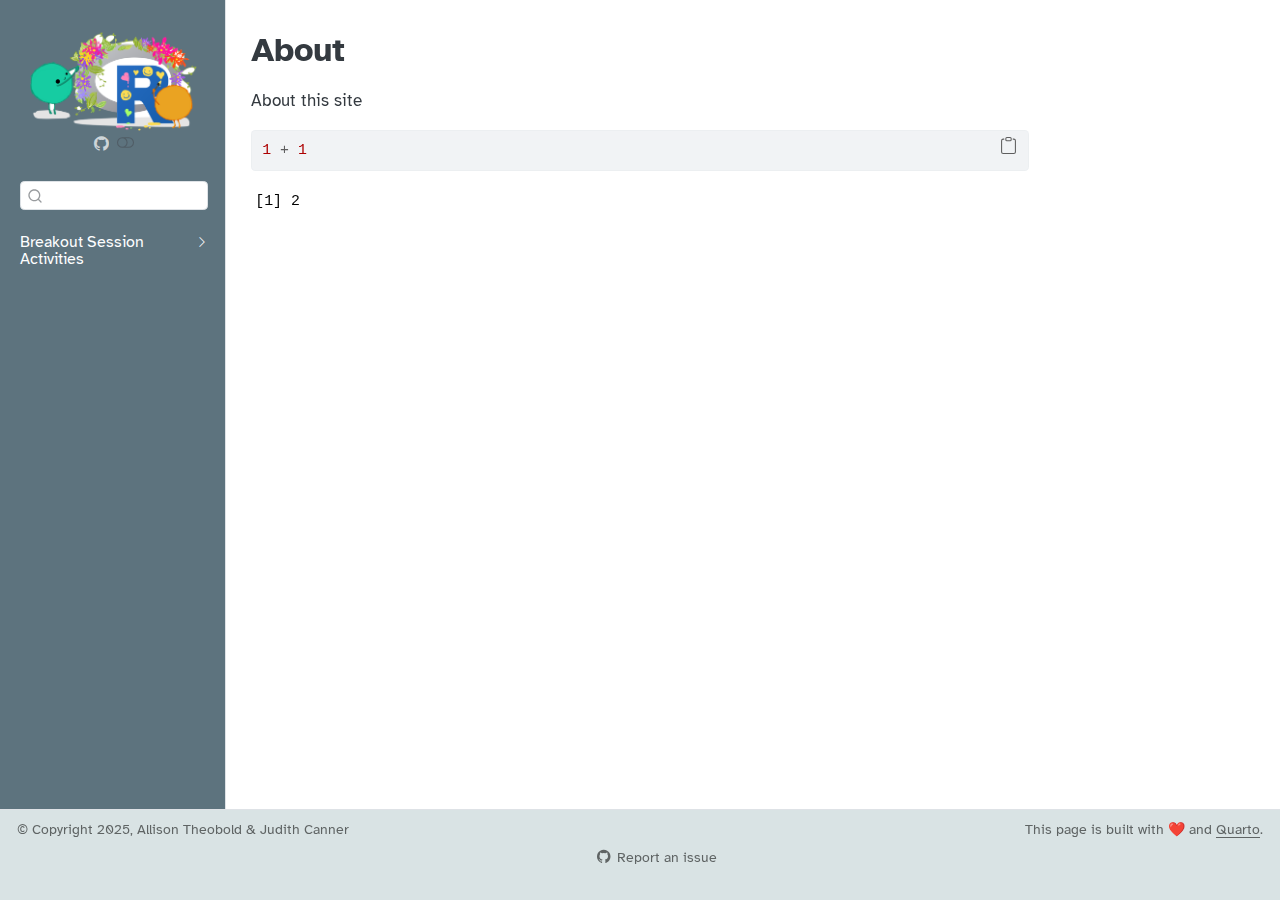
<file: docs/about.html>
<!DOCTYPE html>
<html xmlns="http://www.w3.org/1999/xhtml" lang="en" xml:lang="en"><head>

<meta charset="utf-8">
<meta name="generator" content="quarto-1.5.57">

<meta name="viewport" content="width=device-width, initial-scale=1.0, user-scalable=yes">


<title>About – Introduction to Statistical Computing in R</title>
<style>
code{white-space: pre-wrap;}
span.smallcaps{font-variant: small-caps;}
div.columns{display: flex; gap: min(4vw, 1.5em);}
div.column{flex: auto; overflow-x: auto;}
div.hanging-indent{margin-left: 1.5em; text-indent: -1.5em;}
ul.task-list{list-style: none;}
ul.task-list li input[type="checkbox"] {
  width: 0.8em;
  margin: 0 0.8em 0.2em -1em; /* quarto-specific, see https://github.com/quarto-dev/quarto-cli/issues/4556 */ 
  vertical-align: middle;
}
/* CSS for syntax highlighting */
pre > code.sourceCode { white-space: pre; position: relative; }
pre > code.sourceCode > span { line-height: 1.25; }
pre > code.sourceCode > span:empty { height: 1.2em; }
.sourceCode { overflow: visible; }
code.sourceCode > span { color: inherit; text-decoration: inherit; }
div.sourceCode { margin: 1em 0; }
pre.sourceCode { margin: 0; }
@media screen {
div.sourceCode { overflow: auto; }
}
@media print {
pre > code.sourceCode { white-space: pre-wrap; }
pre > code.sourceCode > span { display: inline-block; text-indent: -5em; padding-left: 5em; }
}
pre.numberSource code
  { counter-reset: source-line 0; }
pre.numberSource code > span
  { position: relative; left: -4em; counter-increment: source-line; }
pre.numberSource code > span > a:first-child::before
  { content: counter(source-line);
    position: relative; left: -1em; text-align: right; vertical-align: baseline;
    border: none; display: inline-block;
    -webkit-touch-callout: none; -webkit-user-select: none;
    -khtml-user-select: none; -moz-user-select: none;
    -ms-user-select: none; user-select: none;
    padding: 0 4px; width: 4em;
  }
pre.numberSource { margin-left: 3em;  padding-left: 4px; }
div.sourceCode
  {   }
@media screen {
pre > code.sourceCode > span > a:first-child::before { text-decoration: underline; }
}
</style>


<script src="site_libs/quarto-nav/quarto-nav.js"></script>
<script src="site_libs/clipboard/clipboard.min.js"></script>
<script src="site_libs/quarto-search/autocomplete.umd.js"></script>
<script src="site_libs/quarto-search/fuse.min.js"></script>
<script src="site_libs/quarto-search/quarto-search.js"></script>
<meta name="quarto:offset" content="./">
<script src="site_libs/quarto-html/quarto.js"></script>
<script src="site_libs/quarto-html/popper.min.js"></script>
<script src="site_libs/quarto-html/tippy.umd.min.js"></script>
<script src="site_libs/quarto-html/anchor.min.js"></script>
<link href="site_libs/quarto-html/tippy.css" rel="stylesheet">
<link href="site_libs/quarto-html/quarto-syntax-highlighting.css" rel="stylesheet" class="quarto-color-scheme" id="quarto-text-highlighting-styles">
<link href="site_libs/quarto-html/quarto-syntax-highlighting-dark.css" rel="prefetch" class="quarto-color-scheme quarto-color-alternate" id="quarto-text-highlighting-styles">
<script src="site_libs/bootstrap/bootstrap.min.js"></script>
<link href="site_libs/bootstrap/bootstrap-icons.css" rel="stylesheet">
<link href="site_libs/bootstrap/bootstrap.min.css" rel="stylesheet" class="quarto-color-scheme" id="quarto-bootstrap" data-mode="light">
<link href="site_libs/bootstrap/bootstrap-dark.min.css" rel="prefetch" class="quarto-color-scheme quarto-color-alternate" id="quarto-bootstrap" data-mode="dark">
<script id="quarto-search-options" type="application/json">{
  "location": "sidebar",
  "copy-button": false,
  "collapse-after": 3,
  "panel-placement": "start",
  "type": "textbox",
  "limit": 50,
  "keyboard-shortcut": [
    "f",
    "/",
    "s"
  ],
  "show-item-context": false,
  "language": {
    "search-no-results-text": "No results",
    "search-matching-documents-text": "matching documents",
    "search-copy-link-title": "Copy link to search",
    "search-hide-matches-text": "Hide additional matches",
    "search-more-match-text": "more match in this document",
    "search-more-matches-text": "more matches in this document",
    "search-clear-button-title": "Clear",
    "search-text-placeholder": "",
    "search-detached-cancel-button-title": "Cancel",
    "search-submit-button-title": "Submit",
    "search-label": "Search"
  }
}</script>


</head>

<body class="nav-sidebar docked">

<div id="quarto-search-results"></div>
  <header id="quarto-header" class="headroom fixed-top">
  <nav class="quarto-secondary-nav">
    <div class="container-fluid d-flex">
      <button type="button" class="quarto-btn-toggle btn" data-bs-toggle="collapse" role="button" data-bs-target=".quarto-sidebar-collapse-item" aria-controls="quarto-sidebar" aria-expanded="false" aria-label="Toggle sidebar navigation" onclick="if (window.quartoToggleHeadroom) { window.quartoToggleHeadroom(); }">
        <i class="bi bi-layout-text-sidebar-reverse"></i>
      </button>
        <nav class="quarto-page-breadcrumbs" aria-label="breadcrumb"><ol class="breadcrumb"><li class="breadcrumb-item">About</li></ol></nav>
        <a class="flex-grow-1" role="navigation" data-bs-toggle="collapse" data-bs-target=".quarto-sidebar-collapse-item" aria-controls="quarto-sidebar" aria-expanded="false" aria-label="Toggle sidebar navigation" onclick="if (window.quartoToggleHeadroom) { window.quartoToggleHeadroom(); }">      
        </a>
      <button type="button" class="btn quarto-search-button" aria-label="Search" onclick="window.quartoOpenSearch();">
        <i class="bi bi-search"></i>
      </button>
    </div>
  </nav>
</header>
<!-- content -->
<div id="quarto-content" class="quarto-container page-columns page-rows-contents page-layout-article">
<!-- sidebar -->
  <nav id="quarto-sidebar" class="sidebar collapse collapse-horizontal quarto-sidebar-collapse-item sidebar-navigation docked overflow-auto">
    <div class="pt-lg-2 mt-2 text-center sidebar-header">
      <a href="./index.html" class="sidebar-logo-link">
      <img src="./images/r-flowers.png" alt="" class="sidebar-logo py-0 d-lg-inline d-none">
      </a>
      <div class="sidebar-tools-main">
    <a href="https://github.com/jcanner/uscots-breakout-pair-programming" title="GitHub Repo" class="quarto-navigation-tool px-1" aria-label="GitHub Repo"><i class="bi bi-github"></i></a>
  <a href="" class="quarto-color-scheme-toggle quarto-navigation-tool  px-1" onclick="window.quartoToggleColorScheme(); return false;" title="Toggle dark mode"><i class="bi"></i></a>
</div>
      </div>
        <div class="mt-2 flex-shrink-0 align-items-center">
        <div class="sidebar-search">
        <div id="quarto-search" class="" title="Search"></div>
        </div>
        </div>
    <div class="sidebar-menu-container"> 
    <ul class="list-unstyled mt-1">
        <li class="sidebar-item sidebar-item-section">
      <div class="sidebar-item-container"> 
            <a class="sidebar-item-text sidebar-link text-start collapsed" data-bs-toggle="collapse" data-bs-target="#quarto-sidebar-section-1" role="navigation" aria-expanded="false">
 <span class="menu-text">Breakout Session Activities</span></a>
          <a class="sidebar-item-toggle text-start collapsed" data-bs-toggle="collapse" data-bs-target="#quarto-sidebar-section-1" role="navigation" aria-expanded="false" aria-label="Toggle section">
            <i class="bi bi-chevron-right ms-2"></i>
          </a> 
      </div>
      <ul id="quarto-sidebar-section-1" class="collapse list-unstyled sidebar-section depth1 ">  
          <li class="sidebar-item">
 <span class="menu-text">Overview</span>
  </li>
          <li class="sidebar-item">
  <div class="sidebar-item-container"> 
  <a href="./group-tasks/week-1/broken-circle.qmd" class="sidebar-item-text sidebar-link">
 <span class="menu-text">Broken Circles</span></a>
  </div>
</li>
          <li class="sidebar-item">
  <div class="sidebar-item-container"> 
  <a href="./group-tasks/pair-programming-norms.html" class="sidebar-item-text sidebar-link">
 <span class="menu-text">Peer Programming Protocol</span></a>
  </div>
</li>
          <li class="sidebar-item">
  <div class="sidebar-item-container"> 
  <a href="./group-tasks/week-4/pa-3-ggplot.html" class="sidebar-item-text sidebar-link">
 <span class="menu-text"><code>ggplot2</code> Peer Activity</span></a>
  </div>
</li>
      </ul>
  </li>
    </ul>
    </div>
</nav>
<div id="quarto-sidebar-glass" class="quarto-sidebar-collapse-item" data-bs-toggle="collapse" data-bs-target=".quarto-sidebar-collapse-item"></div>
<!-- margin-sidebar -->
    <div id="quarto-margin-sidebar" class="sidebar margin-sidebar zindex-bottom">
        
    </div>
<!-- main -->
<main class="content" id="quarto-document-content">

<header id="title-block-header" class="quarto-title-block default">
<div class="quarto-title">
<h1 class="title">About</h1>
</div>



<div class="quarto-title-meta">

    
  
    
  </div>
  


</header>


<p>About this site</p>
<div class="cell">
<div class="sourceCode cell-code" id="cb1"><pre class="sourceCode r code-with-copy"><code class="sourceCode r"><span id="cb1-1"><a href="#cb1-1" aria-hidden="true" tabindex="-1"></a><span class="dv">1</span> <span class="sc">+</span> <span class="dv">1</span></span></code><button title="Copy to Clipboard" class="code-copy-button"><i class="bi"></i></button></pre></div>
<div class="cell-output cell-output-stdout">
<pre><code>[1] 2</code></pre>
</div>
</div>



</main> <!-- /main -->
<script id="quarto-html-after-body" type="application/javascript">
window.document.addEventListener("DOMContentLoaded", function (event) {
  const toggleBodyColorMode = (bsSheetEl) => {
    const mode = bsSheetEl.getAttribute("data-mode");
    const bodyEl = window.document.querySelector("body");
    if (mode === "dark") {
      bodyEl.classList.add("quarto-dark");
      bodyEl.classList.remove("quarto-light");
    } else {
      bodyEl.classList.add("quarto-light");
      bodyEl.classList.remove("quarto-dark");
    }
  }
  const toggleBodyColorPrimary = () => {
    const bsSheetEl = window.document.querySelector("link#quarto-bootstrap");
    if (bsSheetEl) {
      toggleBodyColorMode(bsSheetEl);
    }
  }
  toggleBodyColorPrimary();  
  const disableStylesheet = (stylesheets) => {
    for (let i=0; i < stylesheets.length; i++) {
      const stylesheet = stylesheets[i];
      stylesheet.rel = 'prefetch';
    }
  }
  const enableStylesheet = (stylesheets) => {
    for (let i=0; i < stylesheets.length; i++) {
      const stylesheet = stylesheets[i];
      stylesheet.rel = 'stylesheet';
    }
  }
  const manageTransitions = (selector, allowTransitions) => {
    const els = window.document.querySelectorAll(selector);
    for (let i=0; i < els.length; i++) {
      const el = els[i];
      if (allowTransitions) {
        el.classList.remove('notransition');
      } else {
        el.classList.add('notransition');
      }
    }
  }
  const toggleGiscusIfUsed = (isAlternate, darkModeDefault) => {
    const baseTheme = document.querySelector('#giscus-base-theme')?.value ?? 'light';
    const alternateTheme = document.querySelector('#giscus-alt-theme')?.value ?? 'dark';
    let newTheme = '';
    if(darkModeDefault) {
      newTheme = isAlternate ? baseTheme : alternateTheme;
    } else {
      newTheme = isAlternate ? alternateTheme : baseTheme;
    }
    const changeGiscusTheme = () => {
      // From: https://github.com/giscus/giscus/issues/336
      const sendMessage = (message) => {
        const iframe = document.querySelector('iframe.giscus-frame');
        if (!iframe) return;
        iframe.contentWindow.postMessage({ giscus: message }, 'https://giscus.app');
      }
      sendMessage({
        setConfig: {
          theme: newTheme
        }
      });
    }
    const isGiscussLoaded = window.document.querySelector('iframe.giscus-frame') !== null;
    if (isGiscussLoaded) {
      changeGiscusTheme();
    }
  }
  const toggleColorMode = (alternate) => {
    // Switch the stylesheets
    const alternateStylesheets = window.document.querySelectorAll('link.quarto-color-scheme.quarto-color-alternate');
    manageTransitions('#quarto-margin-sidebar .nav-link', false);
    if (alternate) {
      enableStylesheet(alternateStylesheets);
      for (const sheetNode of alternateStylesheets) {
        if (sheetNode.id === "quarto-bootstrap") {
          toggleBodyColorMode(sheetNode);
        }
      }
    } else {
      disableStylesheet(alternateStylesheets);
      toggleBodyColorPrimary();
    }
    manageTransitions('#quarto-margin-sidebar .nav-link', true);
    // Switch the toggles
    const toggles = window.document.querySelectorAll('.quarto-color-scheme-toggle');
    for (let i=0; i < toggles.length; i++) {
      const toggle = toggles[i];
      if (toggle) {
        if (alternate) {
          toggle.classList.add("alternate");     
        } else {
          toggle.classList.remove("alternate");
        }
      }
    }
    // Hack to workaround the fact that safari doesn't
    // properly recolor the scrollbar when toggling (#1455)
    if (navigator.userAgent.indexOf('Safari') > 0 && navigator.userAgent.indexOf('Chrome') == -1) {
      manageTransitions("body", false);
      window.scrollTo(0, 1);
      setTimeout(() => {
        window.scrollTo(0, 0);
        manageTransitions("body", true);
      }, 40);  
    }
  }
  const isFileUrl = () => { 
    return window.location.protocol === 'file:';
  }
  const hasAlternateSentinel = () => {  
    let styleSentinel = getColorSchemeSentinel();
    if (styleSentinel !== null) {
      return styleSentinel === "alternate";
    } else {
      return false;
    }
  }
  const setStyleSentinel = (alternate) => {
    const value = alternate ? "alternate" : "default";
    if (!isFileUrl()) {
      window.localStorage.setItem("quarto-color-scheme", value);
    } else {
      localAlternateSentinel = value;
    }
  }
  const getColorSchemeSentinel = () => {
    if (!isFileUrl()) {
      const storageValue = window.localStorage.getItem("quarto-color-scheme");
      return storageValue != null ? storageValue : localAlternateSentinel;
    } else {
      return localAlternateSentinel;
    }
  }
  const darkModeDefault = false;
  let localAlternateSentinel = darkModeDefault ? 'alternate' : 'default';
  // Dark / light mode switch
  window.quartoToggleColorScheme = () => {
    // Read the current dark / light value 
    let toAlternate = !hasAlternateSentinel();
    toggleColorMode(toAlternate);
    setStyleSentinel(toAlternate);
    toggleGiscusIfUsed(toAlternate, darkModeDefault);
  };
  // Ensure there is a toggle, if there isn't float one in the top right
  if (window.document.querySelector('.quarto-color-scheme-toggle') === null) {
    const a = window.document.createElement('a');
    a.classList.add('top-right');
    a.classList.add('quarto-color-scheme-toggle');
    a.href = "";
    a.onclick = function() { try { window.quartoToggleColorScheme(); } catch {} return false; };
    const i = window.document.createElement("i");
    i.classList.add('bi');
    a.appendChild(i);
    window.document.body.appendChild(a);
  }
  // Switch to dark mode if need be
  if (hasAlternateSentinel()) {
    toggleColorMode(true);
  } else {
    toggleColorMode(false);
  }
  const icon = "";
  const anchorJS = new window.AnchorJS();
  anchorJS.options = {
    placement: 'right',
    icon: icon
  };
  anchorJS.add('.anchored');
  const isCodeAnnotation = (el) => {
    for (const clz of el.classList) {
      if (clz.startsWith('code-annotation-')) {                     
        return true;
      }
    }
    return false;
  }
  const onCopySuccess = function(e) {
    // button target
    const button = e.trigger;
    // don't keep focus
    button.blur();
    // flash "checked"
    button.classList.add('code-copy-button-checked');
    var currentTitle = button.getAttribute("title");
    button.setAttribute("title", "Copied!");
    let tooltip;
    if (window.bootstrap) {
      button.setAttribute("data-bs-toggle", "tooltip");
      button.setAttribute("data-bs-placement", "left");
      button.setAttribute("data-bs-title", "Copied!");
      tooltip = new bootstrap.Tooltip(button, 
        { trigger: "manual", 
          customClass: "code-copy-button-tooltip",
          offset: [0, -8]});
      tooltip.show();    
    }
    setTimeout(function() {
      if (tooltip) {
        tooltip.hide();
        button.removeAttribute("data-bs-title");
        button.removeAttribute("data-bs-toggle");
        button.removeAttribute("data-bs-placement");
      }
      button.setAttribute("title", currentTitle);
      button.classList.remove('code-copy-button-checked');
    }, 1000);
    // clear code selection
    e.clearSelection();
  }
  const getTextToCopy = function(trigger) {
      const codeEl = trigger.previousElementSibling.cloneNode(true);
      for (const childEl of codeEl.children) {
        if (isCodeAnnotation(childEl)) {
          childEl.remove();
        }
      }
      return codeEl.innerText;
  }
  const clipboard = new window.ClipboardJS('.code-copy-button:not([data-in-quarto-modal])', {
    text: getTextToCopy
  });
  clipboard.on('success', onCopySuccess);
  if (window.document.getElementById('quarto-embedded-source-code-modal')) {
    // For code content inside modals, clipBoardJS needs to be initialized with a container option
    // TODO: Check when it could be a function (https://github.com/zenorocha/clipboard.js/issues/860)
    const clipboardModal = new window.ClipboardJS('.code-copy-button[data-in-quarto-modal]', {
      text: getTextToCopy,
      container: window.document.getElementById('quarto-embedded-source-code-modal')
    });
    clipboardModal.on('success', onCopySuccess);
  }
    var localhostRegex = new RegExp(/^(?:http|https):\/\/localhost\:?[0-9]*\//);
    var mailtoRegex = new RegExp(/^mailto:/);
      var filterRegex = new RegExp("https:\/\/github\.com\/atheobold\/groupworthy-data-science");
    var isInternal = (href) => {
        return filterRegex.test(href) || localhostRegex.test(href) || mailtoRegex.test(href);
    }
    // Inspect non-navigation links and adorn them if external
 	var links = window.document.querySelectorAll('a[href]:not(.nav-link):not(.navbar-brand):not(.toc-action):not(.sidebar-link):not(.sidebar-item-toggle):not(.pagination-link):not(.no-external):not([aria-hidden]):not(.dropdown-item):not(.quarto-navigation-tool):not(.about-link)');
    for (var i=0; i<links.length; i++) {
      const link = links[i];
      if (!isInternal(link.href)) {
        // undo the damage that might have been done by quarto-nav.js in the case of
        // links that we want to consider external
        if (link.dataset.originalHref !== undefined) {
          link.href = link.dataset.originalHref;
        }
      }
    }
  function tippyHover(el, contentFn, onTriggerFn, onUntriggerFn) {
    const config = {
      allowHTML: true,
      maxWidth: 500,
      delay: 100,
      arrow: false,
      appendTo: function(el) {
          return el.parentElement;
      },
      interactive: true,
      interactiveBorder: 10,
      theme: 'quarto',
      placement: 'bottom-start',
    };
    if (contentFn) {
      config.content = contentFn;
    }
    if (onTriggerFn) {
      config.onTrigger = onTriggerFn;
    }
    if (onUntriggerFn) {
      config.onUntrigger = onUntriggerFn;
    }
    window.tippy(el, config); 
  }
  const noterefs = window.document.querySelectorAll('a[role="doc-noteref"]');
  for (var i=0; i<noterefs.length; i++) {
    const ref = noterefs[i];
    tippyHover(ref, function() {
      // use id or data attribute instead here
      let href = ref.getAttribute('data-footnote-href') || ref.getAttribute('href');
      try { href = new URL(href).hash; } catch {}
      const id = href.replace(/^#\/?/, "");
      const note = window.document.getElementById(id);
      if (note) {
        return note.innerHTML;
      } else {
        return "";
      }
    });
  }
  const xrefs = window.document.querySelectorAll('a.quarto-xref');
  const processXRef = (id, note) => {
    // Strip column container classes
    const stripColumnClz = (el) => {
      el.classList.remove("page-full", "page-columns");
      if (el.children) {
        for (const child of el.children) {
          stripColumnClz(child);
        }
      }
    }
    stripColumnClz(note)
    if (id === null || id.startsWith('sec-')) {
      // Special case sections, only their first couple elements
      const container = document.createElement("div");
      if (note.children && note.children.length > 2) {
        container.appendChild(note.children[0].cloneNode(true));
        for (let i = 1; i < note.children.length; i++) {
          const child = note.children[i];
          if (child.tagName === "P" && child.innerText === "") {
            continue;
          } else {
            container.appendChild(child.cloneNode(true));
            break;
          }
        }
        if (window.Quarto?.typesetMath) {
          window.Quarto.typesetMath(container);
        }
        return container.innerHTML
      } else {
        if (window.Quarto?.typesetMath) {
          window.Quarto.typesetMath(note);
        }
        return note.innerHTML;
      }
    } else {
      // Remove any anchor links if they are present
      const anchorLink = note.querySelector('a.anchorjs-link');
      if (anchorLink) {
        anchorLink.remove();
      }
      if (window.Quarto?.typesetMath) {
        window.Quarto.typesetMath(note);
      }
      // TODO in 1.5, we should make sure this works without a callout special case
      if (note.classList.contains("callout")) {
        return note.outerHTML;
      } else {
        return note.innerHTML;
      }
    }
  }
  for (var i=0; i<xrefs.length; i++) {
    const xref = xrefs[i];
    tippyHover(xref, undefined, function(instance) {
      instance.disable();
      let url = xref.getAttribute('href');
      let hash = undefined; 
      if (url.startsWith('#')) {
        hash = url;
      } else {
        try { hash = new URL(url).hash; } catch {}
      }
      if (hash) {
        const id = hash.replace(/^#\/?/, "");
        const note = window.document.getElementById(id);
        if (note !== null) {
          try {
            const html = processXRef(id, note.cloneNode(true));
            instance.setContent(html);
          } finally {
            instance.enable();
            instance.show();
          }
        } else {
          // See if we can fetch this
          fetch(url.split('#')[0])
          .then(res => res.text())
          .then(html => {
            const parser = new DOMParser();
            const htmlDoc = parser.parseFromString(html, "text/html");
            const note = htmlDoc.getElementById(id);
            if (note !== null) {
              const html = processXRef(id, note);
              instance.setContent(html);
            } 
          }).finally(() => {
            instance.enable();
            instance.show();
          });
        }
      } else {
        // See if we can fetch a full url (with no hash to target)
        // This is a special case and we should probably do some content thinning / targeting
        fetch(url)
        .then(res => res.text())
        .then(html => {
          const parser = new DOMParser();
          const htmlDoc = parser.parseFromString(html, "text/html");
          const note = htmlDoc.querySelector('main.content');
          if (note !== null) {
            // This should only happen for chapter cross references
            // (since there is no id in the URL)
            // remove the first header
            if (note.children.length > 0 && note.children[0].tagName === "HEADER") {
              note.children[0].remove();
            }
            const html = processXRef(null, note);
            instance.setContent(html);
          } 
        }).finally(() => {
          instance.enable();
          instance.show();
        });
      }
    }, function(instance) {
    });
  }
      let selectedAnnoteEl;
      const selectorForAnnotation = ( cell, annotation) => {
        let cellAttr = 'data-code-cell="' + cell + '"';
        let lineAttr = 'data-code-annotation="' +  annotation + '"';
        const selector = 'span[' + cellAttr + '][' + lineAttr + ']';
        return selector;
      }
      const selectCodeLines = (annoteEl) => {
        const doc = window.document;
        const targetCell = annoteEl.getAttribute("data-target-cell");
        const targetAnnotation = annoteEl.getAttribute("data-target-annotation");
        const annoteSpan = window.document.querySelector(selectorForAnnotation(targetCell, targetAnnotation));
        const lines = annoteSpan.getAttribute("data-code-lines").split(",");
        const lineIds = lines.map((line) => {
          return targetCell + "-" + line;
        })
        let top = null;
        let height = null;
        let parent = null;
        if (lineIds.length > 0) {
            //compute the position of the single el (top and bottom and make a div)
            const el = window.document.getElementById(lineIds[0]);
            top = el.offsetTop;
            height = el.offsetHeight;
            parent = el.parentElement.parentElement;
          if (lineIds.length > 1) {
            const lastEl = window.document.getElementById(lineIds[lineIds.length - 1]);
            const bottom = lastEl.offsetTop + lastEl.offsetHeight;
            height = bottom - top;
          }
          if (top !== null && height !== null && parent !== null) {
            // cook up a div (if necessary) and position it 
            let div = window.document.getElementById("code-annotation-line-highlight");
            if (div === null) {
              div = window.document.createElement("div");
              div.setAttribute("id", "code-annotation-line-highlight");
              div.style.position = 'absolute';
              parent.appendChild(div);
            }
            div.style.top = top - 2 + "px";
            div.style.height = height + 4 + "px";
            div.style.left = 0;
            let gutterDiv = window.document.getElementById("code-annotation-line-highlight-gutter");
            if (gutterDiv === null) {
              gutterDiv = window.document.createElement("div");
              gutterDiv.setAttribute("id", "code-annotation-line-highlight-gutter");
              gutterDiv.style.position = 'absolute';
              const codeCell = window.document.getElementById(targetCell);
              const gutter = codeCell.querySelector('.code-annotation-gutter');
              gutter.appendChild(gutterDiv);
            }
            gutterDiv.style.top = top - 2 + "px";
            gutterDiv.style.height = height + 4 + "px";
          }
          selectedAnnoteEl = annoteEl;
        }
      };
      const unselectCodeLines = () => {
        const elementsIds = ["code-annotation-line-highlight", "code-annotation-line-highlight-gutter"];
        elementsIds.forEach((elId) => {
          const div = window.document.getElementById(elId);
          if (div) {
            div.remove();
          }
        });
        selectedAnnoteEl = undefined;
      };
        // Handle positioning of the toggle
    window.addEventListener(
      "resize",
      throttle(() => {
        elRect = undefined;
        if (selectedAnnoteEl) {
          selectCodeLines(selectedAnnoteEl);
        }
      }, 10)
    );
    function throttle(fn, ms) {
    let throttle = false;
    let timer;
      return (...args) => {
        if(!throttle) { // first call gets through
            fn.apply(this, args);
            throttle = true;
        } else { // all the others get throttled
            if(timer) clearTimeout(timer); // cancel #2
            timer = setTimeout(() => {
              fn.apply(this, args);
              timer = throttle = false;
            }, ms);
        }
      };
    }
      // Attach click handler to the DT
      const annoteDls = window.document.querySelectorAll('dt[data-target-cell]');
      for (const annoteDlNode of annoteDls) {
        annoteDlNode.addEventListener('click', (event) => {
          const clickedEl = event.target;
          if (clickedEl !== selectedAnnoteEl) {
            unselectCodeLines();
            const activeEl = window.document.querySelector('dt[data-target-cell].code-annotation-active');
            if (activeEl) {
              activeEl.classList.remove('code-annotation-active');
            }
            selectCodeLines(clickedEl);
            clickedEl.classList.add('code-annotation-active');
          } else {
            // Unselect the line
            unselectCodeLines();
            clickedEl.classList.remove('code-annotation-active');
          }
        });
      }
  const findCites = (el) => {
    const parentEl = el.parentElement;
    if (parentEl) {
      const cites = parentEl.dataset.cites;
      if (cites) {
        return {
          el,
          cites: cites.split(' ')
        };
      } else {
        return findCites(el.parentElement)
      }
    } else {
      return undefined;
    }
  };
  var bibliorefs = window.document.querySelectorAll('a[role="doc-biblioref"]');
  for (var i=0; i<bibliorefs.length; i++) {
    const ref = bibliorefs[i];
    const citeInfo = findCites(ref);
    if (citeInfo) {
      tippyHover(citeInfo.el, function() {
        var popup = window.document.createElement('div');
        citeInfo.cites.forEach(function(cite) {
          var citeDiv = window.document.createElement('div');
          citeDiv.classList.add('hanging-indent');
          citeDiv.classList.add('csl-entry');
          var biblioDiv = window.document.getElementById('ref-' + cite);
          if (biblioDiv) {
            citeDiv.innerHTML = biblioDiv.innerHTML;
          }
          popup.appendChild(citeDiv);
        });
        return popup.innerHTML;
      });
    }
  }
});
</script>
</div> <!-- /content -->
<footer class="footer">
  <div class="nav-footer">
    <div class="nav-footer-left">
<p>© Copyright 2025, Allison Theobold &amp; Judith Canner</p>
</div>   
    <div class="nav-footer-center">
      &nbsp;
    <div class="toc-actions"><ul><li><a href="https://github.com/atheobold/groupworthy-data-science/issues/new" class="toc-action"><i class="bi bi-github"></i>Report an issue</a></li></ul></div></div>
    <div class="nav-footer-right">
<p>This page is built with ❤️ and <a href="https://quarto.org/">Quarto</a>.</p>
</div>
  </div>
</footer>




</body></html>
</file>
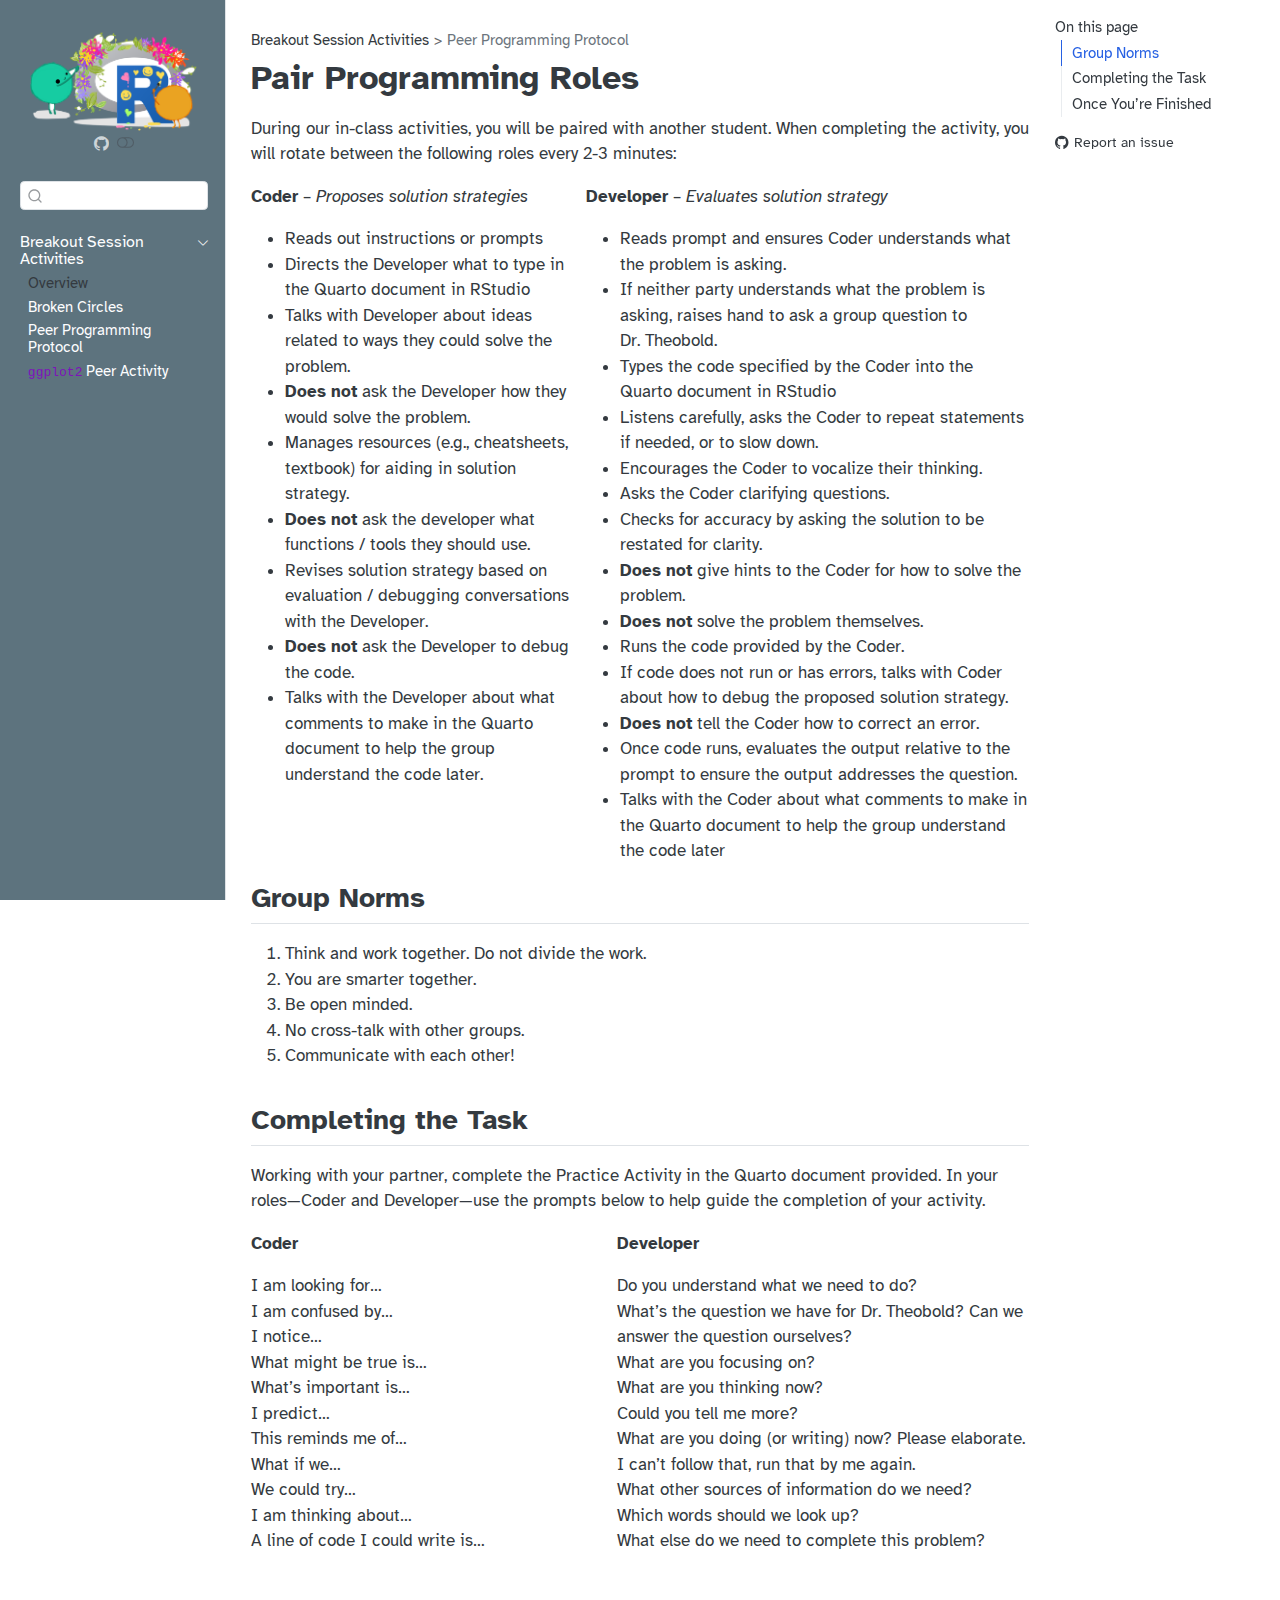
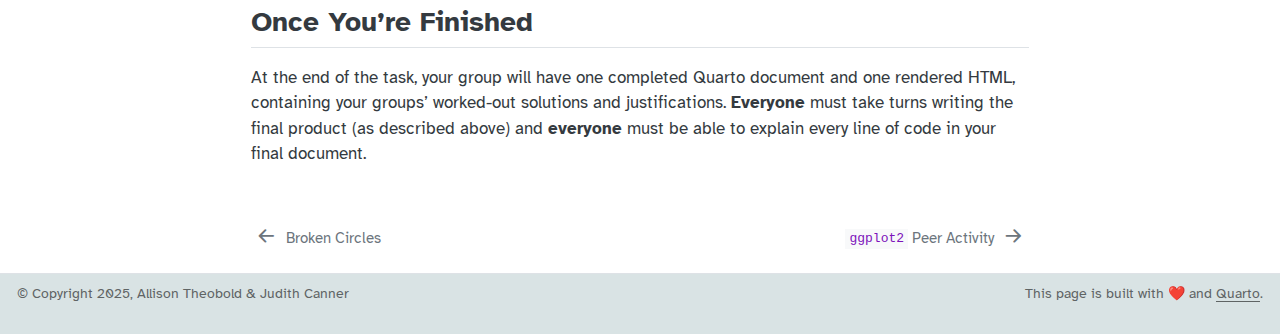
<file: docs/group-tasks/pair-programming-norms.html>
<!DOCTYPE html>
<html xmlns="http://www.w3.org/1999/xhtml" lang="en" xml:lang="en"><head>

<meta charset="utf-8">
<meta name="generator" content="quarto-1.5.57">

<meta name="viewport" content="width=device-width, initial-scale=1.0, user-scalable=yes">


<title>Pair Programming Roles – Introduction to Statistical Computing in R</title>
<style>
code{white-space: pre-wrap;}
span.smallcaps{font-variant: small-caps;}
div.columns{display: flex; gap: min(4vw, 1.5em);}
div.column{flex: auto; overflow-x: auto;}
div.hanging-indent{margin-left: 1.5em; text-indent: -1.5em;}
ul.task-list{list-style: none;}
ul.task-list li input[type="checkbox"] {
  width: 0.8em;
  margin: 0 0.8em 0.2em -1em; /* quarto-specific, see https://github.com/quarto-dev/quarto-cli/issues/4556 */ 
  vertical-align: middle;
}
</style>


<script src="../site_libs/quarto-nav/quarto-nav.js"></script>
<script src="../site_libs/clipboard/clipboard.min.js"></script>
<script src="../site_libs/quarto-search/autocomplete.umd.js"></script>
<script src="../site_libs/quarto-search/fuse.min.js"></script>
<script src="../site_libs/quarto-search/quarto-search.js"></script>
<meta name="quarto:offset" content="../">
<link href="../group-tasks/week-4/pa-3-ggplot.html" rel="next">
<link href="../group-tasks/week-1/broken-circles.html" rel="prev">
<script src="../site_libs/quarto-html/quarto.js"></script>
<script src="../site_libs/quarto-html/popper.min.js"></script>
<script src="../site_libs/quarto-html/tippy.umd.min.js"></script>
<script src="../site_libs/quarto-html/anchor.min.js"></script>
<link href="../site_libs/quarto-html/tippy.css" rel="stylesheet">
<link href="../site_libs/quarto-html/quarto-syntax-highlighting.css" rel="stylesheet" class="quarto-color-scheme" id="quarto-text-highlighting-styles">
<link href="../site_libs/quarto-html/quarto-syntax-highlighting-dark.css" rel="prefetch" class="quarto-color-scheme quarto-color-alternate" id="quarto-text-highlighting-styles">
<script src="../site_libs/bootstrap/bootstrap.min.js"></script>
<link href="../site_libs/bootstrap/bootstrap-icons.css" rel="stylesheet">
<link href="../site_libs/bootstrap/bootstrap.min.css" rel="stylesheet" class="quarto-color-scheme" id="quarto-bootstrap" data-mode="light">
<link href="../site_libs/bootstrap/bootstrap-dark.min.css" rel="prefetch" class="quarto-color-scheme quarto-color-alternate" id="quarto-bootstrap" data-mode="dark">
<script id="quarto-search-options" type="application/json">{
  "location": "sidebar",
  "copy-button": false,
  "collapse-after": 3,
  "panel-placement": "start",
  "type": "textbox",
  "limit": 50,
  "keyboard-shortcut": [
    "f",
    "/",
    "s"
  ],
  "show-item-context": false,
  "language": {
    "search-no-results-text": "No results",
    "search-matching-documents-text": "matching documents",
    "search-copy-link-title": "Copy link to search",
    "search-hide-matches-text": "Hide additional matches",
    "search-more-match-text": "more match in this document",
    "search-more-matches-text": "more matches in this document",
    "search-clear-button-title": "Clear",
    "search-text-placeholder": "",
    "search-detached-cancel-button-title": "Cancel",
    "search-submit-button-title": "Submit",
    "search-label": "Search"
  }
}</script>


</head>

<body class="nav-sidebar docked">

<div id="quarto-search-results"></div>
  <header id="quarto-header" class="headroom fixed-top">
  <nav class="quarto-secondary-nav">
    <div class="container-fluid d-flex">
      <button type="button" class="quarto-btn-toggle btn" data-bs-toggle="collapse" role="button" data-bs-target=".quarto-sidebar-collapse-item" aria-controls="quarto-sidebar" aria-expanded="false" aria-label="Toggle sidebar navigation" onclick="if (window.quartoToggleHeadroom) { window.quartoToggleHeadroom(); }">
        <i class="bi bi-layout-text-sidebar-reverse"></i>
      </button>
        <nav class="quarto-page-breadcrumbs" aria-label="breadcrumb"><ol class="breadcrumb"><li class="breadcrumb-item">Breakout Session Activities</li><li class="breadcrumb-item"><a href="../group-tasks/pair-programming-norms.html">Peer Programming Protocol</a></li></ol></nav>
        <a class="flex-grow-1" role="navigation" data-bs-toggle="collapse" data-bs-target=".quarto-sidebar-collapse-item" aria-controls="quarto-sidebar" aria-expanded="false" aria-label="Toggle sidebar navigation" onclick="if (window.quartoToggleHeadroom) { window.quartoToggleHeadroom(); }">      
        </a>
      <button type="button" class="btn quarto-search-button" aria-label="Search" onclick="window.quartoOpenSearch();">
        <i class="bi bi-search"></i>
      </button>
    </div>
  </nav>
</header>
<!-- content -->
<div id="quarto-content" class="quarto-container page-columns page-rows-contents page-layout-article">
<!-- sidebar -->
  <nav id="quarto-sidebar" class="sidebar collapse collapse-horizontal quarto-sidebar-collapse-item sidebar-navigation docked overflow-auto">
    <div class="pt-lg-2 mt-2 text-center sidebar-header">
      <a href="../index.html" class="sidebar-logo-link">
      <img src="../images/r-flowers.png" alt="" class="sidebar-logo py-0 d-lg-inline d-none">
      </a>
      <div class="sidebar-tools-main">
    <a href="https://github.com/jcanner/uscots-breakout-pair-programming" title="GitHub Repo" class="quarto-navigation-tool px-1" aria-label="GitHub Repo"><i class="bi bi-github"></i></a>
  <a href="" class="quarto-color-scheme-toggle quarto-navigation-tool  px-1" onclick="window.quartoToggleColorScheme(); return false;" title="Toggle dark mode"><i class="bi"></i></a>
</div>
      </div>
        <div class="mt-2 flex-shrink-0 align-items-center">
        <div class="sidebar-search">
        <div id="quarto-search" class="" title="Search"></div>
        </div>
        </div>
    <div class="sidebar-menu-container"> 
    <ul class="list-unstyled mt-1">
        <li class="sidebar-item sidebar-item-section">
      <div class="sidebar-item-container"> 
            <a class="sidebar-item-text sidebar-link text-start" data-bs-toggle="collapse" data-bs-target="#quarto-sidebar-section-1" role="navigation" aria-expanded="true">
 <span class="menu-text">Breakout Session Activities</span></a>
          <a class="sidebar-item-toggle text-start" data-bs-toggle="collapse" data-bs-target="#quarto-sidebar-section-1" role="navigation" aria-expanded="true" aria-label="Toggle section">
            <i class="bi bi-chevron-right ms-2"></i>
          </a> 
      </div>
      <ul id="quarto-sidebar-section-1" class="collapse list-unstyled sidebar-section depth1 show">  
          <li class="sidebar-item">
 <span class="menu-text">Overview</span>
  </li>
          <li class="sidebar-item">
  <div class="sidebar-item-container"> 
  <a href="../group-tasks/week-1/broken-circles.html" class="sidebar-item-text sidebar-link">
 <span class="menu-text">Broken Circles</span></a>
  </div>
</li>
          <li class="sidebar-item">
  <div class="sidebar-item-container"> 
  <a href="../group-tasks/pair-programming-norms.html" class="sidebar-item-text sidebar-link active">
 <span class="menu-text">Peer Programming Protocol</span></a>
  </div>
</li>
          <li class="sidebar-item">
  <div class="sidebar-item-container"> 
  <a href="../group-tasks/week-4/pa-3-ggplot.html" class="sidebar-item-text sidebar-link">
 <span class="menu-text"><code>ggplot2</code> Peer Activity</span></a>
  </div>
</li>
      </ul>
  </li>
    </ul>
    </div>
</nav>
<div id="quarto-sidebar-glass" class="quarto-sidebar-collapse-item" data-bs-toggle="collapse" data-bs-target=".quarto-sidebar-collapse-item"></div>
<!-- margin-sidebar -->
    <div id="quarto-margin-sidebar" class="sidebar margin-sidebar">
        <nav id="TOC" role="doc-toc" class="toc-active">
    <h2 id="toc-title">On this page</h2>
   
  <ul>
  <li><a href="#group-norms" id="toc-group-norms" class="nav-link active" data-scroll-target="#group-norms">Group Norms</a></li>
  <li><a href="#completing-the-task" id="toc-completing-the-task" class="nav-link" data-scroll-target="#completing-the-task">Completing the Task</a></li>
  <li><a href="#once-youre-finished" id="toc-once-youre-finished" class="nav-link" data-scroll-target="#once-youre-finished">Once You’re Finished</a></li>
  </ul>
<div class="toc-actions"><ul><li><a href="https://github.com/atheobold/groupworthy-data-science/issues/new" class="toc-action"><i class="bi bi-github"></i>Report an issue</a></li></ul></div></nav>
    </div>
<!-- main -->
<main class="content" id="quarto-document-content">

<header id="title-block-header" class="quarto-title-block default"><nav class="quarto-page-breadcrumbs quarto-title-breadcrumbs d-none d-lg-block" aria-label="breadcrumb"><ol class="breadcrumb"><li class="breadcrumb-item">Breakout Session Activities</li><li class="breadcrumb-item"><a href="../group-tasks/pair-programming-norms.html">Peer Programming Protocol</a></li></ol></nav>
<div class="quarto-title">
<h1 class="title">Pair Programming Roles</h1>
</div>



<div class="quarto-title-meta">

    
  
    
  </div>
  


</header>


<p>During our in-class activities, you will be paired with another student. When completing the activity, you will rotate between the following roles every 2-3 minutes:</p>
<div class="columns">
<div class="column" style="width:41%;">
<p><strong>Coder</strong> – <em>Proposes solution strategies</em></p>
<ul>
<li>Reads out instructions or prompts</li>
<li>Directs the Developer what to type in the Quarto document in RStudio</li>
<li>Talks with Developer about ideas related to ways they could solve the problem.</li>
<li><strong>Does not</strong> ask the Developer how they would solve the problem.</li>
<li>Manages resources (e.g., cheatsheets, textbook) for aiding in solution strategy.</li>
<li><strong>Does not</strong> ask the developer what functions / tools they should use.</li>
<li>Revises solution strategy based on evaluation / debugging conversations with the Developer.</li>
<li><strong>Does not</strong> ask the Developer to debug the code.</li>
<li>Talks with the Developer about what comments to make in the Quarto document to help the group understand the code later.</li>
</ul>
</div><div class="column" style="width:2%;">

</div><div class="column" style="width:57%;">
<p><strong>Developer</strong> – <em>Evaluates solution strategy</em></p>
<ul>
<li>Reads prompt and ensures Coder understands what the problem is asking.</li>
<li>If neither party understands what the problem is asking, raises hand to ask a group question to Dr.&nbsp;Theobold.</li>
<li>Types the code specified by the Coder into the Quarto document in RStudio</li>
<li>Listens carefully, asks the Coder to repeat statements if needed, or to slow down.</li>
<li>Encourages the Coder to vocalize their thinking.</li>
<li>Asks the Coder clarifying questions.</li>
<li>Checks for accuracy by asking the solution to be restated for clarity.</li>
<li><strong>Does not</strong> give hints to the Coder for how to solve the problem.</li>
<li><strong>Does not</strong> solve the problem themselves.</li>
<li>Runs the code provided by the Coder.</li>
<li>If code does not run or has errors, talks with Coder about how to debug the proposed solution strategy.</li>
<li><strong>Does not</strong> tell the Coder how to correct an error.</li>
<li>Once code runs, evaluates the output relative to the prompt to ensure the output addresses the question.</li>
<li>Talks with the Coder about what comments to make in the Quarto document to help the group understand the code later</li>
</ul>
</div>
</div>
<section id="group-norms" class="level2">
<h2 class="anchored" data-anchor-id="group-norms">Group Norms</h2>
<ol type="1">
<li>Think and work together. Do not divide the work.</li>
<li>You are smarter together.</li>
<li>Be open minded.</li>
<li>No cross-talk with other groups.</li>
<li>Communicate with each other!</li>
</ol>
<!-- add in norms outlined in Week 1 -->
</section>
<section id="completing-the-task" class="level2">
<h2 class="anchored" data-anchor-id="completing-the-task">Completing the Task</h2>
<p>Working with your partner, complete the Practice Activity in the Quarto document provided. In your roles—Coder and Developer—use the prompts below to help guide the completion of your activity.</p>
<div class="columns">
<div class="column" style="width:45%;">
<p><strong>Coder</strong></p>
<p>I am looking for…<br>
I am confused by…<br>
I notice…<br>
What might be true is…<br>
What’s important is…<br>
I predict…<br>
This reminds me of…<br>
What if we…<br>
We could try…<br>
I am thinking about…<br>
A line of code I could write is…</p>
</div><div class="column" style="width:2%;">

</div><div class="column" style="width:53%;">
<p><strong>Developer</strong></p>
<!-- Facilitator -->
<p>Do you understand what we need to do?<br>
What’s the question we have for Dr.&nbsp;Theobold? Can we answer the question ourselves?<br>
What are you focusing on?<br>
What are you thinking now?<br>
Could you tell me more?<br>
What are you doing (or writing) now? Please elaborate.<br>
I can’t follow that, run that by me again.<br>
<!-- Resource Manager --> What other sources of information do we need?<br>
Which words should we look up?<br>
What else do we need to complete this problem?</p>
</div>
</div>
</section>
<section id="once-youre-finished" class="level2">
<h2 class="anchored" data-anchor-id="once-youre-finished">Once You’re Finished</h2>
<p>At the end of the task, your group will have one completed Quarto document and one rendered HTML, containing your groups’ worked-out solutions and justifications. <strong>Everyone</strong> must take turns writing the final product (as described above) and <strong>everyone</strong> must be able to explain every line of code in your final document.</p>


</section>

</main> <!-- /main -->
<script id="quarto-html-after-body" type="application/javascript">
window.document.addEventListener("DOMContentLoaded", function (event) {
  const toggleBodyColorMode = (bsSheetEl) => {
    const mode = bsSheetEl.getAttribute("data-mode");
    const bodyEl = window.document.querySelector("body");
    if (mode === "dark") {
      bodyEl.classList.add("quarto-dark");
      bodyEl.classList.remove("quarto-light");
    } else {
      bodyEl.classList.add("quarto-light");
      bodyEl.classList.remove("quarto-dark");
    }
  }
  const toggleBodyColorPrimary = () => {
    const bsSheetEl = window.document.querySelector("link#quarto-bootstrap");
    if (bsSheetEl) {
      toggleBodyColorMode(bsSheetEl);
    }
  }
  toggleBodyColorPrimary();  
  const disableStylesheet = (stylesheets) => {
    for (let i=0; i < stylesheets.length; i++) {
      const stylesheet = stylesheets[i];
      stylesheet.rel = 'prefetch';
    }
  }
  const enableStylesheet = (stylesheets) => {
    for (let i=0; i < stylesheets.length; i++) {
      const stylesheet = stylesheets[i];
      stylesheet.rel = 'stylesheet';
    }
  }
  const manageTransitions = (selector, allowTransitions) => {
    const els = window.document.querySelectorAll(selector);
    for (let i=0; i < els.length; i++) {
      const el = els[i];
      if (allowTransitions) {
        el.classList.remove('notransition');
      } else {
        el.classList.add('notransition');
      }
    }
  }
  const toggleGiscusIfUsed = (isAlternate, darkModeDefault) => {
    const baseTheme = document.querySelector('#giscus-base-theme')?.value ?? 'light';
    const alternateTheme = document.querySelector('#giscus-alt-theme')?.value ?? 'dark';
    let newTheme = '';
    if(darkModeDefault) {
      newTheme = isAlternate ? baseTheme : alternateTheme;
    } else {
      newTheme = isAlternate ? alternateTheme : baseTheme;
    }
    const changeGiscusTheme = () => {
      // From: https://github.com/giscus/giscus/issues/336
      const sendMessage = (message) => {
        const iframe = document.querySelector('iframe.giscus-frame');
        if (!iframe) return;
        iframe.contentWindow.postMessage({ giscus: message }, 'https://giscus.app');
      }
      sendMessage({
        setConfig: {
          theme: newTheme
        }
      });
    }
    const isGiscussLoaded = window.document.querySelector('iframe.giscus-frame') !== null;
    if (isGiscussLoaded) {
      changeGiscusTheme();
    }
  }
  const toggleColorMode = (alternate) => {
    // Switch the stylesheets
    const alternateStylesheets = window.document.querySelectorAll('link.quarto-color-scheme.quarto-color-alternate');
    manageTransitions('#quarto-margin-sidebar .nav-link', false);
    if (alternate) {
      enableStylesheet(alternateStylesheets);
      for (const sheetNode of alternateStylesheets) {
        if (sheetNode.id === "quarto-bootstrap") {
          toggleBodyColorMode(sheetNode);
        }
      }
    } else {
      disableStylesheet(alternateStylesheets);
      toggleBodyColorPrimary();
    }
    manageTransitions('#quarto-margin-sidebar .nav-link', true);
    // Switch the toggles
    const toggles = window.document.querySelectorAll('.quarto-color-scheme-toggle');
    for (let i=0; i < toggles.length; i++) {
      const toggle = toggles[i];
      if (toggle) {
        if (alternate) {
          toggle.classList.add("alternate");     
        } else {
          toggle.classList.remove("alternate");
        }
      }
    }
    // Hack to workaround the fact that safari doesn't
    // properly recolor the scrollbar when toggling (#1455)
    if (navigator.userAgent.indexOf('Safari') > 0 && navigator.userAgent.indexOf('Chrome') == -1) {
      manageTransitions("body", false);
      window.scrollTo(0, 1);
      setTimeout(() => {
        window.scrollTo(0, 0);
        manageTransitions("body", true);
      }, 40);  
    }
  }
  const isFileUrl = () => { 
    return window.location.protocol === 'file:';
  }
  const hasAlternateSentinel = () => {  
    let styleSentinel = getColorSchemeSentinel();
    if (styleSentinel !== null) {
      return styleSentinel === "alternate";
    } else {
      return false;
    }
  }
  const setStyleSentinel = (alternate) => {
    const value = alternate ? "alternate" : "default";
    if (!isFileUrl()) {
      window.localStorage.setItem("quarto-color-scheme", value);
    } else {
      localAlternateSentinel = value;
    }
  }
  const getColorSchemeSentinel = () => {
    if (!isFileUrl()) {
      const storageValue = window.localStorage.getItem("quarto-color-scheme");
      return storageValue != null ? storageValue : localAlternateSentinel;
    } else {
      return localAlternateSentinel;
    }
  }
  const darkModeDefault = false;
  let localAlternateSentinel = darkModeDefault ? 'alternate' : 'default';
  // Dark / light mode switch
  window.quartoToggleColorScheme = () => {
    // Read the current dark / light value 
    let toAlternate = !hasAlternateSentinel();
    toggleColorMode(toAlternate);
    setStyleSentinel(toAlternate);
    toggleGiscusIfUsed(toAlternate, darkModeDefault);
  };
  // Ensure there is a toggle, if there isn't float one in the top right
  if (window.document.querySelector('.quarto-color-scheme-toggle') === null) {
    const a = window.document.createElement('a');
    a.classList.add('top-right');
    a.classList.add('quarto-color-scheme-toggle');
    a.href = "";
    a.onclick = function() { try { window.quartoToggleColorScheme(); } catch {} return false; };
    const i = window.document.createElement("i");
    i.classList.add('bi');
    a.appendChild(i);
    window.document.body.appendChild(a);
  }
  // Switch to dark mode if need be
  if (hasAlternateSentinel()) {
    toggleColorMode(true);
  } else {
    toggleColorMode(false);
  }
  const icon = "";
  const anchorJS = new window.AnchorJS();
  anchorJS.options = {
    placement: 'right',
    icon: icon
  };
  anchorJS.add('.anchored');
  const isCodeAnnotation = (el) => {
    for (const clz of el.classList) {
      if (clz.startsWith('code-annotation-')) {                     
        return true;
      }
    }
    return false;
  }
  const onCopySuccess = function(e) {
    // button target
    const button = e.trigger;
    // don't keep focus
    button.blur();
    // flash "checked"
    button.classList.add('code-copy-button-checked');
    var currentTitle = button.getAttribute("title");
    button.setAttribute("title", "Copied!");
    let tooltip;
    if (window.bootstrap) {
      button.setAttribute("data-bs-toggle", "tooltip");
      button.setAttribute("data-bs-placement", "left");
      button.setAttribute("data-bs-title", "Copied!");
      tooltip = new bootstrap.Tooltip(button, 
        { trigger: "manual", 
          customClass: "code-copy-button-tooltip",
          offset: [0, -8]});
      tooltip.show();    
    }
    setTimeout(function() {
      if (tooltip) {
        tooltip.hide();
        button.removeAttribute("data-bs-title");
        button.removeAttribute("data-bs-toggle");
        button.removeAttribute("data-bs-placement");
      }
      button.setAttribute("title", currentTitle);
      button.classList.remove('code-copy-button-checked');
    }, 1000);
    // clear code selection
    e.clearSelection();
  }
  const getTextToCopy = function(trigger) {
      const codeEl = trigger.previousElementSibling.cloneNode(true);
      for (const childEl of codeEl.children) {
        if (isCodeAnnotation(childEl)) {
          childEl.remove();
        }
      }
      return codeEl.innerText;
  }
  const clipboard = new window.ClipboardJS('.code-copy-button:not([data-in-quarto-modal])', {
    text: getTextToCopy
  });
  clipboard.on('success', onCopySuccess);
  if (window.document.getElementById('quarto-embedded-source-code-modal')) {
    // For code content inside modals, clipBoardJS needs to be initialized with a container option
    // TODO: Check when it could be a function (https://github.com/zenorocha/clipboard.js/issues/860)
    const clipboardModal = new window.ClipboardJS('.code-copy-button[data-in-quarto-modal]', {
      text: getTextToCopy,
      container: window.document.getElementById('quarto-embedded-source-code-modal')
    });
    clipboardModal.on('success', onCopySuccess);
  }
    var localhostRegex = new RegExp(/^(?:http|https):\/\/localhost\:?[0-9]*\//);
    var mailtoRegex = new RegExp(/^mailto:/);
      var filterRegex = new RegExp("https:\/\/github\.com\/atheobold\/groupworthy-data-science");
    var isInternal = (href) => {
        return filterRegex.test(href) || localhostRegex.test(href) || mailtoRegex.test(href);
    }
    // Inspect non-navigation links and adorn them if external
 	var links = window.document.querySelectorAll('a[href]:not(.nav-link):not(.navbar-brand):not(.toc-action):not(.sidebar-link):not(.sidebar-item-toggle):not(.pagination-link):not(.no-external):not([aria-hidden]):not(.dropdown-item):not(.quarto-navigation-tool):not(.about-link)');
    for (var i=0; i<links.length; i++) {
      const link = links[i];
      if (!isInternal(link.href)) {
        // undo the damage that might have been done by quarto-nav.js in the case of
        // links that we want to consider external
        if (link.dataset.originalHref !== undefined) {
          link.href = link.dataset.originalHref;
        }
      }
    }
  function tippyHover(el, contentFn, onTriggerFn, onUntriggerFn) {
    const config = {
      allowHTML: true,
      maxWidth: 500,
      delay: 100,
      arrow: false,
      appendTo: function(el) {
          return el.parentElement;
      },
      interactive: true,
      interactiveBorder: 10,
      theme: 'quarto',
      placement: 'bottom-start',
    };
    if (contentFn) {
      config.content = contentFn;
    }
    if (onTriggerFn) {
      config.onTrigger = onTriggerFn;
    }
    if (onUntriggerFn) {
      config.onUntrigger = onUntriggerFn;
    }
    window.tippy(el, config); 
  }
  const noterefs = window.document.querySelectorAll('a[role="doc-noteref"]');
  for (var i=0; i<noterefs.length; i++) {
    const ref = noterefs[i];
    tippyHover(ref, function() {
      // use id or data attribute instead here
      let href = ref.getAttribute('data-footnote-href') || ref.getAttribute('href');
      try { href = new URL(href).hash; } catch {}
      const id = href.replace(/^#\/?/, "");
      const note = window.document.getElementById(id);
      if (note) {
        return note.innerHTML;
      } else {
        return "";
      }
    });
  }
  const xrefs = window.document.querySelectorAll('a.quarto-xref');
  const processXRef = (id, note) => {
    // Strip column container classes
    const stripColumnClz = (el) => {
      el.classList.remove("page-full", "page-columns");
      if (el.children) {
        for (const child of el.children) {
          stripColumnClz(child);
        }
      }
    }
    stripColumnClz(note)
    if (id === null || id.startsWith('sec-')) {
      // Special case sections, only their first couple elements
      const container = document.createElement("div");
      if (note.children && note.children.length > 2) {
        container.appendChild(note.children[0].cloneNode(true));
        for (let i = 1; i < note.children.length; i++) {
          const child = note.children[i];
          if (child.tagName === "P" && child.innerText === "") {
            continue;
          } else {
            container.appendChild(child.cloneNode(true));
            break;
          }
        }
        if (window.Quarto?.typesetMath) {
          window.Quarto.typesetMath(container);
        }
        return container.innerHTML
      } else {
        if (window.Quarto?.typesetMath) {
          window.Quarto.typesetMath(note);
        }
        return note.innerHTML;
      }
    } else {
      // Remove any anchor links if they are present
      const anchorLink = note.querySelector('a.anchorjs-link');
      if (anchorLink) {
        anchorLink.remove();
      }
      if (window.Quarto?.typesetMath) {
        window.Quarto.typesetMath(note);
      }
      // TODO in 1.5, we should make sure this works without a callout special case
      if (note.classList.contains("callout")) {
        return note.outerHTML;
      } else {
        return note.innerHTML;
      }
    }
  }
  for (var i=0; i<xrefs.length; i++) {
    const xref = xrefs[i];
    tippyHover(xref, undefined, function(instance) {
      instance.disable();
      let url = xref.getAttribute('href');
      let hash = undefined; 
      if (url.startsWith('#')) {
        hash = url;
      } else {
        try { hash = new URL(url).hash; } catch {}
      }
      if (hash) {
        const id = hash.replace(/^#\/?/, "");
        const note = window.document.getElementById(id);
        if (note !== null) {
          try {
            const html = processXRef(id, note.cloneNode(true));
            instance.setContent(html);
          } finally {
            instance.enable();
            instance.show();
          }
        } else {
          // See if we can fetch this
          fetch(url.split('#')[0])
          .then(res => res.text())
          .then(html => {
            const parser = new DOMParser();
            const htmlDoc = parser.parseFromString(html, "text/html");
            const note = htmlDoc.getElementById(id);
            if (note !== null) {
              const html = processXRef(id, note);
              instance.setContent(html);
            } 
          }).finally(() => {
            instance.enable();
            instance.show();
          });
        }
      } else {
        // See if we can fetch a full url (with no hash to target)
        // This is a special case and we should probably do some content thinning / targeting
        fetch(url)
        .then(res => res.text())
        .then(html => {
          const parser = new DOMParser();
          const htmlDoc = parser.parseFromString(html, "text/html");
          const note = htmlDoc.querySelector('main.content');
          if (note !== null) {
            // This should only happen for chapter cross references
            // (since there is no id in the URL)
            // remove the first header
            if (note.children.length > 0 && note.children[0].tagName === "HEADER") {
              note.children[0].remove();
            }
            const html = processXRef(null, note);
            instance.setContent(html);
          } 
        }).finally(() => {
          instance.enable();
          instance.show();
        });
      }
    }, function(instance) {
    });
  }
      let selectedAnnoteEl;
      const selectorForAnnotation = ( cell, annotation) => {
        let cellAttr = 'data-code-cell="' + cell + '"';
        let lineAttr = 'data-code-annotation="' +  annotation + '"';
        const selector = 'span[' + cellAttr + '][' + lineAttr + ']';
        return selector;
      }
      const selectCodeLines = (annoteEl) => {
        const doc = window.document;
        const targetCell = annoteEl.getAttribute("data-target-cell");
        const targetAnnotation = annoteEl.getAttribute("data-target-annotation");
        const annoteSpan = window.document.querySelector(selectorForAnnotation(targetCell, targetAnnotation));
        const lines = annoteSpan.getAttribute("data-code-lines").split(",");
        const lineIds = lines.map((line) => {
          return targetCell + "-" + line;
        })
        let top = null;
        let height = null;
        let parent = null;
        if (lineIds.length > 0) {
            //compute the position of the single el (top and bottom and make a div)
            const el = window.document.getElementById(lineIds[0]);
            top = el.offsetTop;
            height = el.offsetHeight;
            parent = el.parentElement.parentElement;
          if (lineIds.length > 1) {
            const lastEl = window.document.getElementById(lineIds[lineIds.length - 1]);
            const bottom = lastEl.offsetTop + lastEl.offsetHeight;
            height = bottom - top;
          }
          if (top !== null && height !== null && parent !== null) {
            // cook up a div (if necessary) and position it 
            let div = window.document.getElementById("code-annotation-line-highlight");
            if (div === null) {
              div = window.document.createElement("div");
              div.setAttribute("id", "code-annotation-line-highlight");
              div.style.position = 'absolute';
              parent.appendChild(div);
            }
            div.style.top = top - 2 + "px";
            div.style.height = height + 4 + "px";
            div.style.left = 0;
            let gutterDiv = window.document.getElementById("code-annotation-line-highlight-gutter");
            if (gutterDiv === null) {
              gutterDiv = window.document.createElement("div");
              gutterDiv.setAttribute("id", "code-annotation-line-highlight-gutter");
              gutterDiv.style.position = 'absolute';
              const codeCell = window.document.getElementById(targetCell);
              const gutter = codeCell.querySelector('.code-annotation-gutter');
              gutter.appendChild(gutterDiv);
            }
            gutterDiv.style.top = top - 2 + "px";
            gutterDiv.style.height = height + 4 + "px";
          }
          selectedAnnoteEl = annoteEl;
        }
      };
      const unselectCodeLines = () => {
        const elementsIds = ["code-annotation-line-highlight", "code-annotation-line-highlight-gutter"];
        elementsIds.forEach((elId) => {
          const div = window.document.getElementById(elId);
          if (div) {
            div.remove();
          }
        });
        selectedAnnoteEl = undefined;
      };
        // Handle positioning of the toggle
    window.addEventListener(
      "resize",
      throttle(() => {
        elRect = undefined;
        if (selectedAnnoteEl) {
          selectCodeLines(selectedAnnoteEl);
        }
      }, 10)
    );
    function throttle(fn, ms) {
    let throttle = false;
    let timer;
      return (...args) => {
        if(!throttle) { // first call gets through
            fn.apply(this, args);
            throttle = true;
        } else { // all the others get throttled
            if(timer) clearTimeout(timer); // cancel #2
            timer = setTimeout(() => {
              fn.apply(this, args);
              timer = throttle = false;
            }, ms);
        }
      };
    }
      // Attach click handler to the DT
      const annoteDls = window.document.querySelectorAll('dt[data-target-cell]');
      for (const annoteDlNode of annoteDls) {
        annoteDlNode.addEventListener('click', (event) => {
          const clickedEl = event.target;
          if (clickedEl !== selectedAnnoteEl) {
            unselectCodeLines();
            const activeEl = window.document.querySelector('dt[data-target-cell].code-annotation-active');
            if (activeEl) {
              activeEl.classList.remove('code-annotation-active');
            }
            selectCodeLines(clickedEl);
            clickedEl.classList.add('code-annotation-active');
          } else {
            // Unselect the line
            unselectCodeLines();
            clickedEl.classList.remove('code-annotation-active');
          }
        });
      }
  const findCites = (el) => {
    const parentEl = el.parentElement;
    if (parentEl) {
      const cites = parentEl.dataset.cites;
      if (cites) {
        return {
          el,
          cites: cites.split(' ')
        };
      } else {
        return findCites(el.parentElement)
      }
    } else {
      return undefined;
    }
  };
  var bibliorefs = window.document.querySelectorAll('a[role="doc-biblioref"]');
  for (var i=0; i<bibliorefs.length; i++) {
    const ref = bibliorefs[i];
    const citeInfo = findCites(ref);
    if (citeInfo) {
      tippyHover(citeInfo.el, function() {
        var popup = window.document.createElement('div');
        citeInfo.cites.forEach(function(cite) {
          var citeDiv = window.document.createElement('div');
          citeDiv.classList.add('hanging-indent');
          citeDiv.classList.add('csl-entry');
          var biblioDiv = window.document.getElementById('ref-' + cite);
          if (biblioDiv) {
            citeDiv.innerHTML = biblioDiv.innerHTML;
          }
          popup.appendChild(citeDiv);
        });
        return popup.innerHTML;
      });
    }
  }
});
</script>
<nav class="page-navigation">
  <div class="nav-page nav-page-previous">
      <a href="../group-tasks/week-1/broken-circles.html" class="pagination-link" aria-label="Broken Circles">
        <i class="bi bi-arrow-left-short"></i> <span class="nav-page-text">Broken Circles</span>
      </a>          
  </div>
  <div class="nav-page nav-page-next">
      <a href="../group-tasks/week-4/pa-3-ggplot.html" class="pagination-link" aria-label="`ggplot2` Peer Activity">
        <span class="nav-page-text"><code>ggplot2</code> Peer Activity</span> <i class="bi bi-arrow-right-short"></i>
      </a>
  </div>
</nav>
</div> <!-- /content -->
<footer class="footer">
  <div class="nav-footer">
    <div class="nav-footer-left">
<p>© Copyright 2025, Allison Theobold &amp; Judith Canner</p>
</div>   
    <div class="nav-footer-center">
      &nbsp;
    <div class="toc-actions d-sm-block d-md-none"><ul><li><a href="https://github.com/atheobold/groupworthy-data-science/issues/new" class="toc-action"><i class="bi bi-github"></i>Report an issue</a></li></ul></div></div>
    <div class="nav-footer-right">
<p>This page is built with ❤️ and <a href="https://quarto.org/">Quarto</a>.</p>
</div>
  </div>
</footer>




</body></html>
</file>
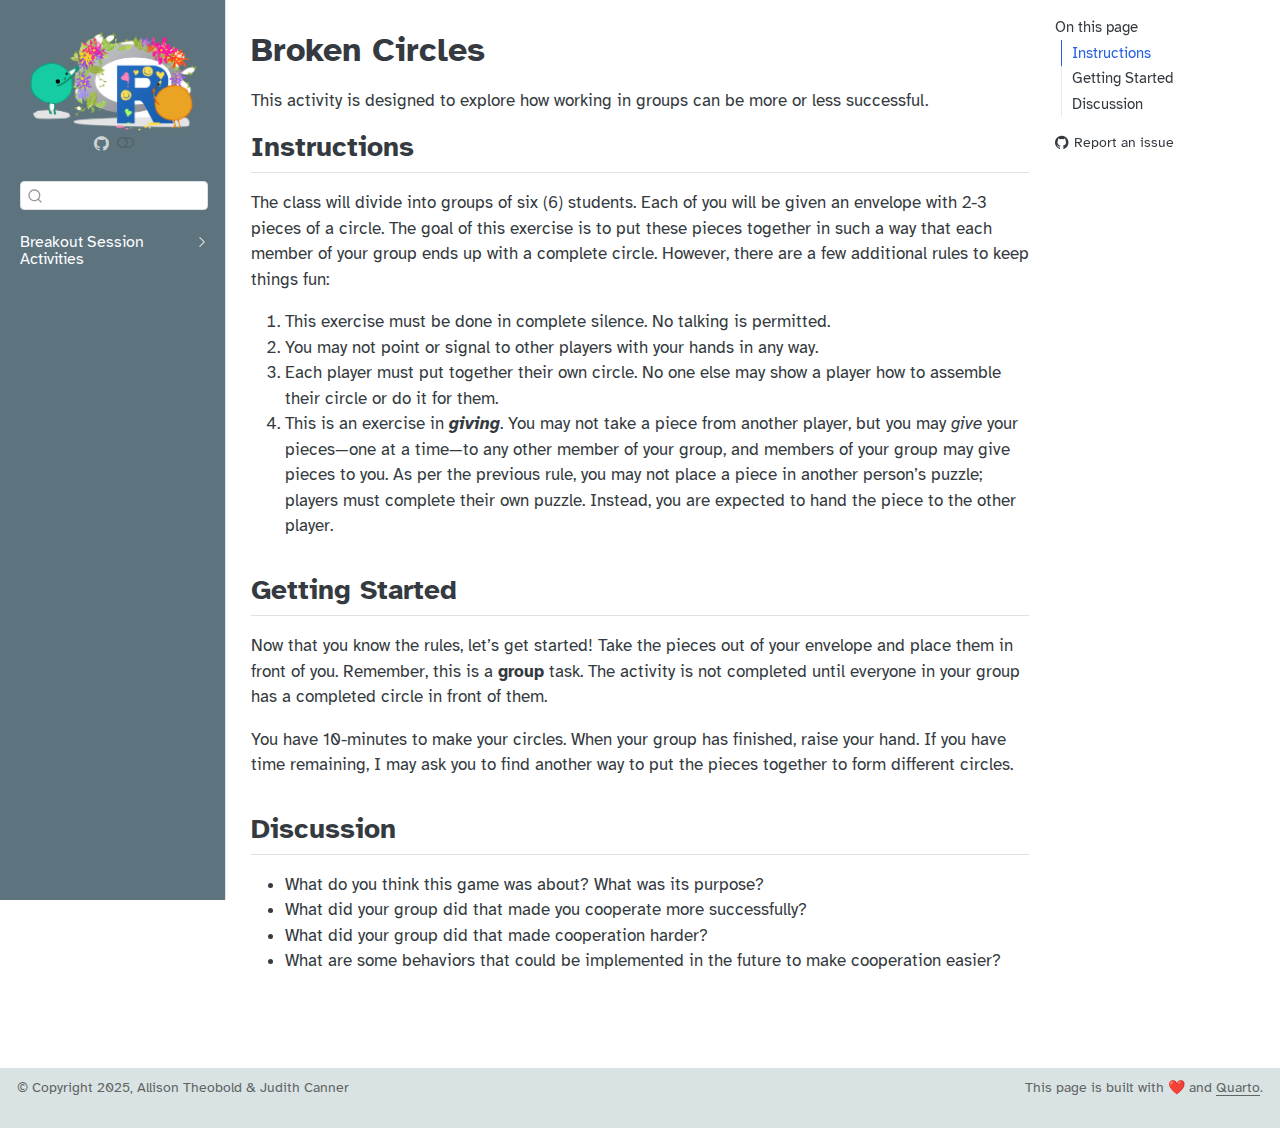
<file: docs/group-tasks/week-1/broken-circles.html>
<!DOCTYPE html>
<html xmlns="http://www.w3.org/1999/xhtml" lang="en" xml:lang="en"><head>

<meta charset="utf-8">
<meta name="generator" content="quarto-1.5.57">

<meta name="viewport" content="width=device-width, initial-scale=1.0, user-scalable=yes">


<title>Broken Circles – Introduction to Statistical Computing in R</title>
<style>
code{white-space: pre-wrap;}
span.smallcaps{font-variant: small-caps;}
div.columns{display: flex; gap: min(4vw, 1.5em);}
div.column{flex: auto; overflow-x: auto;}
div.hanging-indent{margin-left: 1.5em; text-indent: -1.5em;}
ul.task-list{list-style: none;}
ul.task-list li input[type="checkbox"] {
  width: 0.8em;
  margin: 0 0.8em 0.2em -1em; /* quarto-specific, see https://github.com/quarto-dev/quarto-cli/issues/4556 */ 
  vertical-align: middle;
}
</style>


<script src="../../site_libs/quarto-nav/quarto-nav.js"></script>
<script src="../../site_libs/clipboard/clipboard.min.js"></script>
<script src="../../site_libs/quarto-search/autocomplete.umd.js"></script>
<script src="../../site_libs/quarto-search/fuse.min.js"></script>
<script src="../../site_libs/quarto-search/quarto-search.js"></script>
<meta name="quarto:offset" content="../../">
<script src="../../site_libs/quarto-html/quarto.js"></script>
<script src="../../site_libs/quarto-html/popper.min.js"></script>
<script src="../../site_libs/quarto-html/tippy.umd.min.js"></script>
<script src="../../site_libs/quarto-html/anchor.min.js"></script>
<link href="../../site_libs/quarto-html/tippy.css" rel="stylesheet">
<link href="../../site_libs/quarto-html/quarto-syntax-highlighting.css" rel="stylesheet" class="quarto-color-scheme" id="quarto-text-highlighting-styles">
<link href="../../site_libs/quarto-html/quarto-syntax-highlighting-dark.css" rel="prefetch" class="quarto-color-scheme quarto-color-alternate" id="quarto-text-highlighting-styles">
<script src="../../site_libs/bootstrap/bootstrap.min.js"></script>
<link href="../../site_libs/bootstrap/bootstrap-icons.css" rel="stylesheet">
<link href="../../site_libs/bootstrap/bootstrap.min.css" rel="stylesheet" class="quarto-color-scheme" id="quarto-bootstrap" data-mode="light">
<link href="../../site_libs/bootstrap/bootstrap-dark.min.css" rel="prefetch" class="quarto-color-scheme quarto-color-alternate" id="quarto-bootstrap" data-mode="dark">
<script id="quarto-search-options" type="application/json">{
  "location": "sidebar",
  "copy-button": false,
  "collapse-after": 3,
  "panel-placement": "start",
  "type": "textbox",
  "limit": 50,
  "keyboard-shortcut": [
    "f",
    "/",
    "s"
  ],
  "show-item-context": false,
  "language": {
    "search-no-results-text": "No results",
    "search-matching-documents-text": "matching documents",
    "search-copy-link-title": "Copy link to search",
    "search-hide-matches-text": "Hide additional matches",
    "search-more-match-text": "more match in this document",
    "search-more-matches-text": "more matches in this document",
    "search-clear-button-title": "Clear",
    "search-text-placeholder": "",
    "search-detached-cancel-button-title": "Cancel",
    "search-submit-button-title": "Submit",
    "search-label": "Search"
  }
}</script>


</head>

<body class="nav-sidebar docked">

<div id="quarto-search-results"></div>
  <header id="quarto-header" class="headroom fixed-top">
  <nav class="quarto-secondary-nav">
    <div class="container-fluid d-flex">
      <button type="button" class="quarto-btn-toggle btn" data-bs-toggle="collapse" role="button" data-bs-target=".quarto-sidebar-collapse-item" aria-controls="quarto-sidebar" aria-expanded="false" aria-label="Toggle sidebar navigation" onclick="if (window.quartoToggleHeadroom) { window.quartoToggleHeadroom(); }">
        <i class="bi bi-layout-text-sidebar-reverse"></i>
      </button>
        <nav class="quarto-page-breadcrumbs" aria-label="breadcrumb"><ol class="breadcrumb"><li class="breadcrumb-item">Broken Circles</li></ol></nav>
        <a class="flex-grow-1" role="navigation" data-bs-toggle="collapse" data-bs-target=".quarto-sidebar-collapse-item" aria-controls="quarto-sidebar" aria-expanded="false" aria-label="Toggle sidebar navigation" onclick="if (window.quartoToggleHeadroom) { window.quartoToggleHeadroom(); }">      
        </a>
      <button type="button" class="btn quarto-search-button" aria-label="Search" onclick="window.quartoOpenSearch();">
        <i class="bi bi-search"></i>
      </button>
    </div>
  </nav>
</header>
<!-- content -->
<div id="quarto-content" class="quarto-container page-columns page-rows-contents page-layout-article">
<!-- sidebar -->
  <nav id="quarto-sidebar" class="sidebar collapse collapse-horizontal quarto-sidebar-collapse-item sidebar-navigation docked overflow-auto">
    <div class="pt-lg-2 mt-2 text-center sidebar-header">
      <a href="../../index.html" class="sidebar-logo-link">
      <img src="../../images/r-flowers.png" alt="" class="sidebar-logo py-0 d-lg-inline d-none">
      </a>
      <div class="sidebar-tools-main">
    <a href="https://github.com/jcanner/uscots-breakout-pair-programming" title="GitHub Repo" class="quarto-navigation-tool px-1" aria-label="GitHub Repo"><i class="bi bi-github"></i></a>
  <a href="" class="quarto-color-scheme-toggle quarto-navigation-tool  px-1" onclick="window.quartoToggleColorScheme(); return false;" title="Toggle dark mode"><i class="bi"></i></a>
</div>
      </div>
        <div class="mt-2 flex-shrink-0 align-items-center">
        <div class="sidebar-search">
        <div id="quarto-search" class="" title="Search"></div>
        </div>
        </div>
    <div class="sidebar-menu-container"> 
    <ul class="list-unstyled mt-1">
        <li class="sidebar-item sidebar-item-section">
      <div class="sidebar-item-container"> 
            <a class="sidebar-item-text sidebar-link text-start collapsed" data-bs-toggle="collapse" data-bs-target="#quarto-sidebar-section-1" role="navigation" aria-expanded="false">
 <span class="menu-text">Breakout Session Activities</span></a>
          <a class="sidebar-item-toggle text-start collapsed" data-bs-toggle="collapse" data-bs-target="#quarto-sidebar-section-1" role="navigation" aria-expanded="false" aria-label="Toggle section">
            <i class="bi bi-chevron-right ms-2"></i>
          </a> 
      </div>
      <ul id="quarto-sidebar-section-1" class="collapse list-unstyled sidebar-section depth1 ">  
          <li class="sidebar-item">
 <span class="menu-text">Overview</span>
  </li>
          <li class="sidebar-item">
  <div class="sidebar-item-container"> 
  <a href="../../group-tasks/week-1/broken-circle.qmd" class="sidebar-item-text sidebar-link">
 <span class="menu-text">Broken Circles</span></a>
  </div>
</li>
          <li class="sidebar-item">
  <div class="sidebar-item-container"> 
  <a href="../../group-tasks/pair-programming-norms.html" class="sidebar-item-text sidebar-link">
 <span class="menu-text">Peer Programming Protocol</span></a>
  </div>
</li>
          <li class="sidebar-item">
  <div class="sidebar-item-container"> 
  <a href="../../group-tasks/week-4/pa-3-ggplot.html" class="sidebar-item-text sidebar-link">
 <span class="menu-text"><code>ggplot2</code> Peer Activity</span></a>
  </div>
</li>
      </ul>
  </li>
    </ul>
    </div>
</nav>
<div id="quarto-sidebar-glass" class="quarto-sidebar-collapse-item" data-bs-toggle="collapse" data-bs-target=".quarto-sidebar-collapse-item"></div>
<!-- margin-sidebar -->
    <div id="quarto-margin-sidebar" class="sidebar margin-sidebar">
        <nav id="TOC" role="doc-toc" class="toc-active">
    <h2 id="toc-title">On this page</h2>
   
  <ul>
  <li><a href="#instructions" id="toc-instructions" class="nav-link active" data-scroll-target="#instructions">Instructions</a></li>
  <li><a href="#getting-started" id="toc-getting-started" class="nav-link" data-scroll-target="#getting-started">Getting Started</a></li>
  <li><a href="#discussion" id="toc-discussion" class="nav-link" data-scroll-target="#discussion">Discussion</a></li>
  </ul>
<div class="toc-actions"><ul><li><a href="https://github.com/atheobold/groupworthy-data-science/issues/new" class="toc-action"><i class="bi bi-github"></i>Report an issue</a></li></ul></div></nav>
    </div>
<!-- main -->
<main class="content" id="quarto-document-content">

<header id="title-block-header" class="quarto-title-block default">
<div class="quarto-title">
<h1 class="title">Broken Circles</h1>
</div>



<div class="quarto-title-meta">

    
  
    
  </div>
  


</header>


<!-- TODO: Perhaps we can find an article that talks about the need for collaboration or effective collaboration in data science projects and potentially look into team science protocols and ideas. -->
<p>This activity is designed to explore how working in groups can be more or less successful.</p>
<section id="instructions" class="level2">
<h2 class="anchored" data-anchor-id="instructions">Instructions</h2>
<p>The class will divide into groups of six (6) students. Each of you will be given an envelope with 2-3 pieces of a circle. The goal of this exercise is to put these pieces together in such a way that each member of your group ends up with a complete circle. However, there are a few additional rules to keep things fun:</p>
<ol type="1">
<li>This exercise must be done in complete silence. No talking is permitted.</li>
<li>You may not point or signal to other players with your hands in any way.</li>
<li>Each player must put together their own circle. No one else may show a player how to assemble their circle or do it for them.</li>
<li>This is an exercise in <strong><em>giving</em></strong>. You may not take a piece from another player, but you may <em>give</em> your pieces—one at a time—to any other member of your group, and members of your group may give pieces to you. As per the previous rule, you may not place a piece in another person’s puzzle; players must complete their own puzzle. Instead, you are expected to hand the piece to the other player.</li>
</ol>
</section>
<section id="getting-started" class="level2">
<h2 class="anchored" data-anchor-id="getting-started">Getting Started</h2>
<p>Now that you know the rules, let’s get started! Take the pieces out of your envelope and place them in front of you. Remember, this is a <strong>group</strong> task. The activity is not completed until everyone in your group has a completed circle in front of them.</p>
<p>You have 10-minutes to make your circles. When your group has finished, raise your hand. If you have time remaining, I may ask you to find another way to put the pieces together to form different circles.</p>
</section>
<section id="discussion" class="level2">
<h2 class="anchored" data-anchor-id="discussion">Discussion</h2>
<ul>
<li>What do you think this game was about? What was its purpose?</li>
<li>What did your group did that made you cooperate more successfully?</li>
<li>What did your group did that made cooperation harder?</li>
<li>What are some behaviors that could be implemented in the future to make cooperation easier?</li>
</ul>
<!-- It is important to draw direct links between the norms and behaviors that we see because the desired behaviors we are training the students for really do need to be specific and not broad. For example. We can't just say “you need to work together”, we need to say “you work together by…” -->
<!-- We need to identify the cooperative behaviors needed for paired programming.  -->
<!-- - Not doing the task for another person  -->
<!-- - Not just giving an answer but an explanation  -->
<!-- - Providing concise sharing / description of what is being done and reasoning for why it's being done  -->
<!-- We need to identify higher levels of discourse and instruct students to engage in such. For example, they need to start by discussing a strategy and agreeing on it before moving forward or getting caught in the weeds. They shouldn't just barrel through the assignment but should think about the assignment and come up with a plan. It is important to identify the goals and behaviors of the activity when it comes to cooperation because we need the behaviors to be specific and directly relevant to the goal of the group, not broad and generic. -->
<!-- As we're thinking about equal participation training procedures, here are some norms we might want to focus on  -->
<!-- - Say your own ideas  -->
<!-- - Listen to others -->
<!-- - Give everyone a chance to talk  -->
<!-- - Ask others for their ideas  -->
<!-- - Give reasons for your ideas and discuss any and every different idea -->
<!-- When evaluating how your group is doing, think about the following questions -->
<!-- - Is everyone talking?  -->
<!-- - Are you listening to each other?  -->
<!-- - Are you asking questions?  -->
<!-- - What could you ask to find out someone's ideas?  -->
<!-- - Are you giving reasons for your ideas?  -->
<!-- - How do you ask for reasons from others? -->


</section>

</main> <!-- /main -->
<script id="quarto-html-after-body" type="application/javascript">
window.document.addEventListener("DOMContentLoaded", function (event) {
  const toggleBodyColorMode = (bsSheetEl) => {
    const mode = bsSheetEl.getAttribute("data-mode");
    const bodyEl = window.document.querySelector("body");
    if (mode === "dark") {
      bodyEl.classList.add("quarto-dark");
      bodyEl.classList.remove("quarto-light");
    } else {
      bodyEl.classList.add("quarto-light");
      bodyEl.classList.remove("quarto-dark");
    }
  }
  const toggleBodyColorPrimary = () => {
    const bsSheetEl = window.document.querySelector("link#quarto-bootstrap");
    if (bsSheetEl) {
      toggleBodyColorMode(bsSheetEl);
    }
  }
  toggleBodyColorPrimary();  
  const disableStylesheet = (stylesheets) => {
    for (let i=0; i < stylesheets.length; i++) {
      const stylesheet = stylesheets[i];
      stylesheet.rel = 'prefetch';
    }
  }
  const enableStylesheet = (stylesheets) => {
    for (let i=0; i < stylesheets.length; i++) {
      const stylesheet = stylesheets[i];
      stylesheet.rel = 'stylesheet';
    }
  }
  const manageTransitions = (selector, allowTransitions) => {
    const els = window.document.querySelectorAll(selector);
    for (let i=0; i < els.length; i++) {
      const el = els[i];
      if (allowTransitions) {
        el.classList.remove('notransition');
      } else {
        el.classList.add('notransition');
      }
    }
  }
  const toggleGiscusIfUsed = (isAlternate, darkModeDefault) => {
    const baseTheme = document.querySelector('#giscus-base-theme')?.value ?? 'light';
    const alternateTheme = document.querySelector('#giscus-alt-theme')?.value ?? 'dark';
    let newTheme = '';
    if(darkModeDefault) {
      newTheme = isAlternate ? baseTheme : alternateTheme;
    } else {
      newTheme = isAlternate ? alternateTheme : baseTheme;
    }
    const changeGiscusTheme = () => {
      // From: https://github.com/giscus/giscus/issues/336
      const sendMessage = (message) => {
        const iframe = document.querySelector('iframe.giscus-frame');
        if (!iframe) return;
        iframe.contentWindow.postMessage({ giscus: message }, 'https://giscus.app');
      }
      sendMessage({
        setConfig: {
          theme: newTheme
        }
      });
    }
    const isGiscussLoaded = window.document.querySelector('iframe.giscus-frame') !== null;
    if (isGiscussLoaded) {
      changeGiscusTheme();
    }
  }
  const toggleColorMode = (alternate) => {
    // Switch the stylesheets
    const alternateStylesheets = window.document.querySelectorAll('link.quarto-color-scheme.quarto-color-alternate');
    manageTransitions('#quarto-margin-sidebar .nav-link', false);
    if (alternate) {
      enableStylesheet(alternateStylesheets);
      for (const sheetNode of alternateStylesheets) {
        if (sheetNode.id === "quarto-bootstrap") {
          toggleBodyColorMode(sheetNode);
        }
      }
    } else {
      disableStylesheet(alternateStylesheets);
      toggleBodyColorPrimary();
    }
    manageTransitions('#quarto-margin-sidebar .nav-link', true);
    // Switch the toggles
    const toggles = window.document.querySelectorAll('.quarto-color-scheme-toggle');
    for (let i=0; i < toggles.length; i++) {
      const toggle = toggles[i];
      if (toggle) {
        if (alternate) {
          toggle.classList.add("alternate");     
        } else {
          toggle.classList.remove("alternate");
        }
      }
    }
    // Hack to workaround the fact that safari doesn't
    // properly recolor the scrollbar when toggling (#1455)
    if (navigator.userAgent.indexOf('Safari') > 0 && navigator.userAgent.indexOf('Chrome') == -1) {
      manageTransitions("body", false);
      window.scrollTo(0, 1);
      setTimeout(() => {
        window.scrollTo(0, 0);
        manageTransitions("body", true);
      }, 40);  
    }
  }
  const isFileUrl = () => { 
    return window.location.protocol === 'file:';
  }
  const hasAlternateSentinel = () => {  
    let styleSentinel = getColorSchemeSentinel();
    if (styleSentinel !== null) {
      return styleSentinel === "alternate";
    } else {
      return false;
    }
  }
  const setStyleSentinel = (alternate) => {
    const value = alternate ? "alternate" : "default";
    if (!isFileUrl()) {
      window.localStorage.setItem("quarto-color-scheme", value);
    } else {
      localAlternateSentinel = value;
    }
  }
  const getColorSchemeSentinel = () => {
    if (!isFileUrl()) {
      const storageValue = window.localStorage.getItem("quarto-color-scheme");
      return storageValue != null ? storageValue : localAlternateSentinel;
    } else {
      return localAlternateSentinel;
    }
  }
  const darkModeDefault = false;
  let localAlternateSentinel = darkModeDefault ? 'alternate' : 'default';
  // Dark / light mode switch
  window.quartoToggleColorScheme = () => {
    // Read the current dark / light value 
    let toAlternate = !hasAlternateSentinel();
    toggleColorMode(toAlternate);
    setStyleSentinel(toAlternate);
    toggleGiscusIfUsed(toAlternate, darkModeDefault);
  };
  // Ensure there is a toggle, if there isn't float one in the top right
  if (window.document.querySelector('.quarto-color-scheme-toggle') === null) {
    const a = window.document.createElement('a');
    a.classList.add('top-right');
    a.classList.add('quarto-color-scheme-toggle');
    a.href = "";
    a.onclick = function() { try { window.quartoToggleColorScheme(); } catch {} return false; };
    const i = window.document.createElement("i");
    i.classList.add('bi');
    a.appendChild(i);
    window.document.body.appendChild(a);
  }
  // Switch to dark mode if need be
  if (hasAlternateSentinel()) {
    toggleColorMode(true);
  } else {
    toggleColorMode(false);
  }
  const icon = "";
  const anchorJS = new window.AnchorJS();
  anchorJS.options = {
    placement: 'right',
    icon: icon
  };
  anchorJS.add('.anchored');
  const isCodeAnnotation = (el) => {
    for (const clz of el.classList) {
      if (clz.startsWith('code-annotation-')) {                     
        return true;
      }
    }
    return false;
  }
  const onCopySuccess = function(e) {
    // button target
    const button = e.trigger;
    // don't keep focus
    button.blur();
    // flash "checked"
    button.classList.add('code-copy-button-checked');
    var currentTitle = button.getAttribute("title");
    button.setAttribute("title", "Copied!");
    let tooltip;
    if (window.bootstrap) {
      button.setAttribute("data-bs-toggle", "tooltip");
      button.setAttribute("data-bs-placement", "left");
      button.setAttribute("data-bs-title", "Copied!");
      tooltip = new bootstrap.Tooltip(button, 
        { trigger: "manual", 
          customClass: "code-copy-button-tooltip",
          offset: [0, -8]});
      tooltip.show();    
    }
    setTimeout(function() {
      if (tooltip) {
        tooltip.hide();
        button.removeAttribute("data-bs-title");
        button.removeAttribute("data-bs-toggle");
        button.removeAttribute("data-bs-placement");
      }
      button.setAttribute("title", currentTitle);
      button.classList.remove('code-copy-button-checked');
    }, 1000);
    // clear code selection
    e.clearSelection();
  }
  const getTextToCopy = function(trigger) {
      const codeEl = trigger.previousElementSibling.cloneNode(true);
      for (const childEl of codeEl.children) {
        if (isCodeAnnotation(childEl)) {
          childEl.remove();
        }
      }
      return codeEl.innerText;
  }
  const clipboard = new window.ClipboardJS('.code-copy-button:not([data-in-quarto-modal])', {
    text: getTextToCopy
  });
  clipboard.on('success', onCopySuccess);
  if (window.document.getElementById('quarto-embedded-source-code-modal')) {
    // For code content inside modals, clipBoardJS needs to be initialized with a container option
    // TODO: Check when it could be a function (https://github.com/zenorocha/clipboard.js/issues/860)
    const clipboardModal = new window.ClipboardJS('.code-copy-button[data-in-quarto-modal]', {
      text: getTextToCopy,
      container: window.document.getElementById('quarto-embedded-source-code-modal')
    });
    clipboardModal.on('success', onCopySuccess);
  }
    var localhostRegex = new RegExp(/^(?:http|https):\/\/localhost\:?[0-9]*\//);
    var mailtoRegex = new RegExp(/^mailto:/);
      var filterRegex = new RegExp("https:\/\/github\.com\/atheobold\/groupworthy-data-science");
    var isInternal = (href) => {
        return filterRegex.test(href) || localhostRegex.test(href) || mailtoRegex.test(href);
    }
    // Inspect non-navigation links and adorn them if external
 	var links = window.document.querySelectorAll('a[href]:not(.nav-link):not(.navbar-brand):not(.toc-action):not(.sidebar-link):not(.sidebar-item-toggle):not(.pagination-link):not(.no-external):not([aria-hidden]):not(.dropdown-item):not(.quarto-navigation-tool):not(.about-link)');
    for (var i=0; i<links.length; i++) {
      const link = links[i];
      if (!isInternal(link.href)) {
        // undo the damage that might have been done by quarto-nav.js in the case of
        // links that we want to consider external
        if (link.dataset.originalHref !== undefined) {
          link.href = link.dataset.originalHref;
        }
      }
    }
  function tippyHover(el, contentFn, onTriggerFn, onUntriggerFn) {
    const config = {
      allowHTML: true,
      maxWidth: 500,
      delay: 100,
      arrow: false,
      appendTo: function(el) {
          return el.parentElement;
      },
      interactive: true,
      interactiveBorder: 10,
      theme: 'quarto',
      placement: 'bottom-start',
    };
    if (contentFn) {
      config.content = contentFn;
    }
    if (onTriggerFn) {
      config.onTrigger = onTriggerFn;
    }
    if (onUntriggerFn) {
      config.onUntrigger = onUntriggerFn;
    }
    window.tippy(el, config); 
  }
  const noterefs = window.document.querySelectorAll('a[role="doc-noteref"]');
  for (var i=0; i<noterefs.length; i++) {
    const ref = noterefs[i];
    tippyHover(ref, function() {
      // use id or data attribute instead here
      let href = ref.getAttribute('data-footnote-href') || ref.getAttribute('href');
      try { href = new URL(href).hash; } catch {}
      const id = href.replace(/^#\/?/, "");
      const note = window.document.getElementById(id);
      if (note) {
        return note.innerHTML;
      } else {
        return "";
      }
    });
  }
  const xrefs = window.document.querySelectorAll('a.quarto-xref');
  const processXRef = (id, note) => {
    // Strip column container classes
    const stripColumnClz = (el) => {
      el.classList.remove("page-full", "page-columns");
      if (el.children) {
        for (const child of el.children) {
          stripColumnClz(child);
        }
      }
    }
    stripColumnClz(note)
    if (id === null || id.startsWith('sec-')) {
      // Special case sections, only their first couple elements
      const container = document.createElement("div");
      if (note.children && note.children.length > 2) {
        container.appendChild(note.children[0].cloneNode(true));
        for (let i = 1; i < note.children.length; i++) {
          const child = note.children[i];
          if (child.tagName === "P" && child.innerText === "") {
            continue;
          } else {
            container.appendChild(child.cloneNode(true));
            break;
          }
        }
        if (window.Quarto?.typesetMath) {
          window.Quarto.typesetMath(container);
        }
        return container.innerHTML
      } else {
        if (window.Quarto?.typesetMath) {
          window.Quarto.typesetMath(note);
        }
        return note.innerHTML;
      }
    } else {
      // Remove any anchor links if they are present
      const anchorLink = note.querySelector('a.anchorjs-link');
      if (anchorLink) {
        anchorLink.remove();
      }
      if (window.Quarto?.typesetMath) {
        window.Quarto.typesetMath(note);
      }
      // TODO in 1.5, we should make sure this works without a callout special case
      if (note.classList.contains("callout")) {
        return note.outerHTML;
      } else {
        return note.innerHTML;
      }
    }
  }
  for (var i=0; i<xrefs.length; i++) {
    const xref = xrefs[i];
    tippyHover(xref, undefined, function(instance) {
      instance.disable();
      let url = xref.getAttribute('href');
      let hash = undefined; 
      if (url.startsWith('#')) {
        hash = url;
      } else {
        try { hash = new URL(url).hash; } catch {}
      }
      if (hash) {
        const id = hash.replace(/^#\/?/, "");
        const note = window.document.getElementById(id);
        if (note !== null) {
          try {
            const html = processXRef(id, note.cloneNode(true));
            instance.setContent(html);
          } finally {
            instance.enable();
            instance.show();
          }
        } else {
          // See if we can fetch this
          fetch(url.split('#')[0])
          .then(res => res.text())
          .then(html => {
            const parser = new DOMParser();
            const htmlDoc = parser.parseFromString(html, "text/html");
            const note = htmlDoc.getElementById(id);
            if (note !== null) {
              const html = processXRef(id, note);
              instance.setContent(html);
            } 
          }).finally(() => {
            instance.enable();
            instance.show();
          });
        }
      } else {
        // See if we can fetch a full url (with no hash to target)
        // This is a special case and we should probably do some content thinning / targeting
        fetch(url)
        .then(res => res.text())
        .then(html => {
          const parser = new DOMParser();
          const htmlDoc = parser.parseFromString(html, "text/html");
          const note = htmlDoc.querySelector('main.content');
          if (note !== null) {
            // This should only happen for chapter cross references
            // (since there is no id in the URL)
            // remove the first header
            if (note.children.length > 0 && note.children[0].tagName === "HEADER") {
              note.children[0].remove();
            }
            const html = processXRef(null, note);
            instance.setContent(html);
          } 
        }).finally(() => {
          instance.enable();
          instance.show();
        });
      }
    }, function(instance) {
    });
  }
      let selectedAnnoteEl;
      const selectorForAnnotation = ( cell, annotation) => {
        let cellAttr = 'data-code-cell="' + cell + '"';
        let lineAttr = 'data-code-annotation="' +  annotation + '"';
        const selector = 'span[' + cellAttr + '][' + lineAttr + ']';
        return selector;
      }
      const selectCodeLines = (annoteEl) => {
        const doc = window.document;
        const targetCell = annoteEl.getAttribute("data-target-cell");
        const targetAnnotation = annoteEl.getAttribute("data-target-annotation");
        const annoteSpan = window.document.querySelector(selectorForAnnotation(targetCell, targetAnnotation));
        const lines = annoteSpan.getAttribute("data-code-lines").split(",");
        const lineIds = lines.map((line) => {
          return targetCell + "-" + line;
        })
        let top = null;
        let height = null;
        let parent = null;
        if (lineIds.length > 0) {
            //compute the position of the single el (top and bottom and make a div)
            const el = window.document.getElementById(lineIds[0]);
            top = el.offsetTop;
            height = el.offsetHeight;
            parent = el.parentElement.parentElement;
          if (lineIds.length > 1) {
            const lastEl = window.document.getElementById(lineIds[lineIds.length - 1]);
            const bottom = lastEl.offsetTop + lastEl.offsetHeight;
            height = bottom - top;
          }
          if (top !== null && height !== null && parent !== null) {
            // cook up a div (if necessary) and position it 
            let div = window.document.getElementById("code-annotation-line-highlight");
            if (div === null) {
              div = window.document.createElement("div");
              div.setAttribute("id", "code-annotation-line-highlight");
              div.style.position = 'absolute';
              parent.appendChild(div);
            }
            div.style.top = top - 2 + "px";
            div.style.height = height + 4 + "px";
            div.style.left = 0;
            let gutterDiv = window.document.getElementById("code-annotation-line-highlight-gutter");
            if (gutterDiv === null) {
              gutterDiv = window.document.createElement("div");
              gutterDiv.setAttribute("id", "code-annotation-line-highlight-gutter");
              gutterDiv.style.position = 'absolute';
              const codeCell = window.document.getElementById(targetCell);
              const gutter = codeCell.querySelector('.code-annotation-gutter');
              gutter.appendChild(gutterDiv);
            }
            gutterDiv.style.top = top - 2 + "px";
            gutterDiv.style.height = height + 4 + "px";
          }
          selectedAnnoteEl = annoteEl;
        }
      };
      const unselectCodeLines = () => {
        const elementsIds = ["code-annotation-line-highlight", "code-annotation-line-highlight-gutter"];
        elementsIds.forEach((elId) => {
          const div = window.document.getElementById(elId);
          if (div) {
            div.remove();
          }
        });
        selectedAnnoteEl = undefined;
      };
        // Handle positioning of the toggle
    window.addEventListener(
      "resize",
      throttle(() => {
        elRect = undefined;
        if (selectedAnnoteEl) {
          selectCodeLines(selectedAnnoteEl);
        }
      }, 10)
    );
    function throttle(fn, ms) {
    let throttle = false;
    let timer;
      return (...args) => {
        if(!throttle) { // first call gets through
            fn.apply(this, args);
            throttle = true;
        } else { // all the others get throttled
            if(timer) clearTimeout(timer); // cancel #2
            timer = setTimeout(() => {
              fn.apply(this, args);
              timer = throttle = false;
            }, ms);
        }
      };
    }
      // Attach click handler to the DT
      const annoteDls = window.document.querySelectorAll('dt[data-target-cell]');
      for (const annoteDlNode of annoteDls) {
        annoteDlNode.addEventListener('click', (event) => {
          const clickedEl = event.target;
          if (clickedEl !== selectedAnnoteEl) {
            unselectCodeLines();
            const activeEl = window.document.querySelector('dt[data-target-cell].code-annotation-active');
            if (activeEl) {
              activeEl.classList.remove('code-annotation-active');
            }
            selectCodeLines(clickedEl);
            clickedEl.classList.add('code-annotation-active');
          } else {
            // Unselect the line
            unselectCodeLines();
            clickedEl.classList.remove('code-annotation-active');
          }
        });
      }
  const findCites = (el) => {
    const parentEl = el.parentElement;
    if (parentEl) {
      const cites = parentEl.dataset.cites;
      if (cites) {
        return {
          el,
          cites: cites.split(' ')
        };
      } else {
        return findCites(el.parentElement)
      }
    } else {
      return undefined;
    }
  };
  var bibliorefs = window.document.querySelectorAll('a[role="doc-biblioref"]');
  for (var i=0; i<bibliorefs.length; i++) {
    const ref = bibliorefs[i];
    const citeInfo = findCites(ref);
    if (citeInfo) {
      tippyHover(citeInfo.el, function() {
        var popup = window.document.createElement('div');
        citeInfo.cites.forEach(function(cite) {
          var citeDiv = window.document.createElement('div');
          citeDiv.classList.add('hanging-indent');
          citeDiv.classList.add('csl-entry');
          var biblioDiv = window.document.getElementById('ref-' + cite);
          if (biblioDiv) {
            citeDiv.innerHTML = biblioDiv.innerHTML;
          }
          popup.appendChild(citeDiv);
        });
        return popup.innerHTML;
      });
    }
  }
});
</script>
</div> <!-- /content -->
<footer class="footer">
  <div class="nav-footer">
    <div class="nav-footer-left">
<p>© Copyright 2025, Allison Theobold &amp; Judith Canner</p>
</div>   
    <div class="nav-footer-center">
      &nbsp;
    <div class="toc-actions d-sm-block d-md-none"><ul><li><a href="https://github.com/atheobold/groupworthy-data-science/issues/new" class="toc-action"><i class="bi bi-github"></i>Report an issue</a></li></ul></div></div>
    <div class="nav-footer-right">
<p>This page is built with ❤️ and <a href="https://quarto.org/">Quarto</a>.</p>
</div>
  </div>
</footer>




</body></html>
</file>
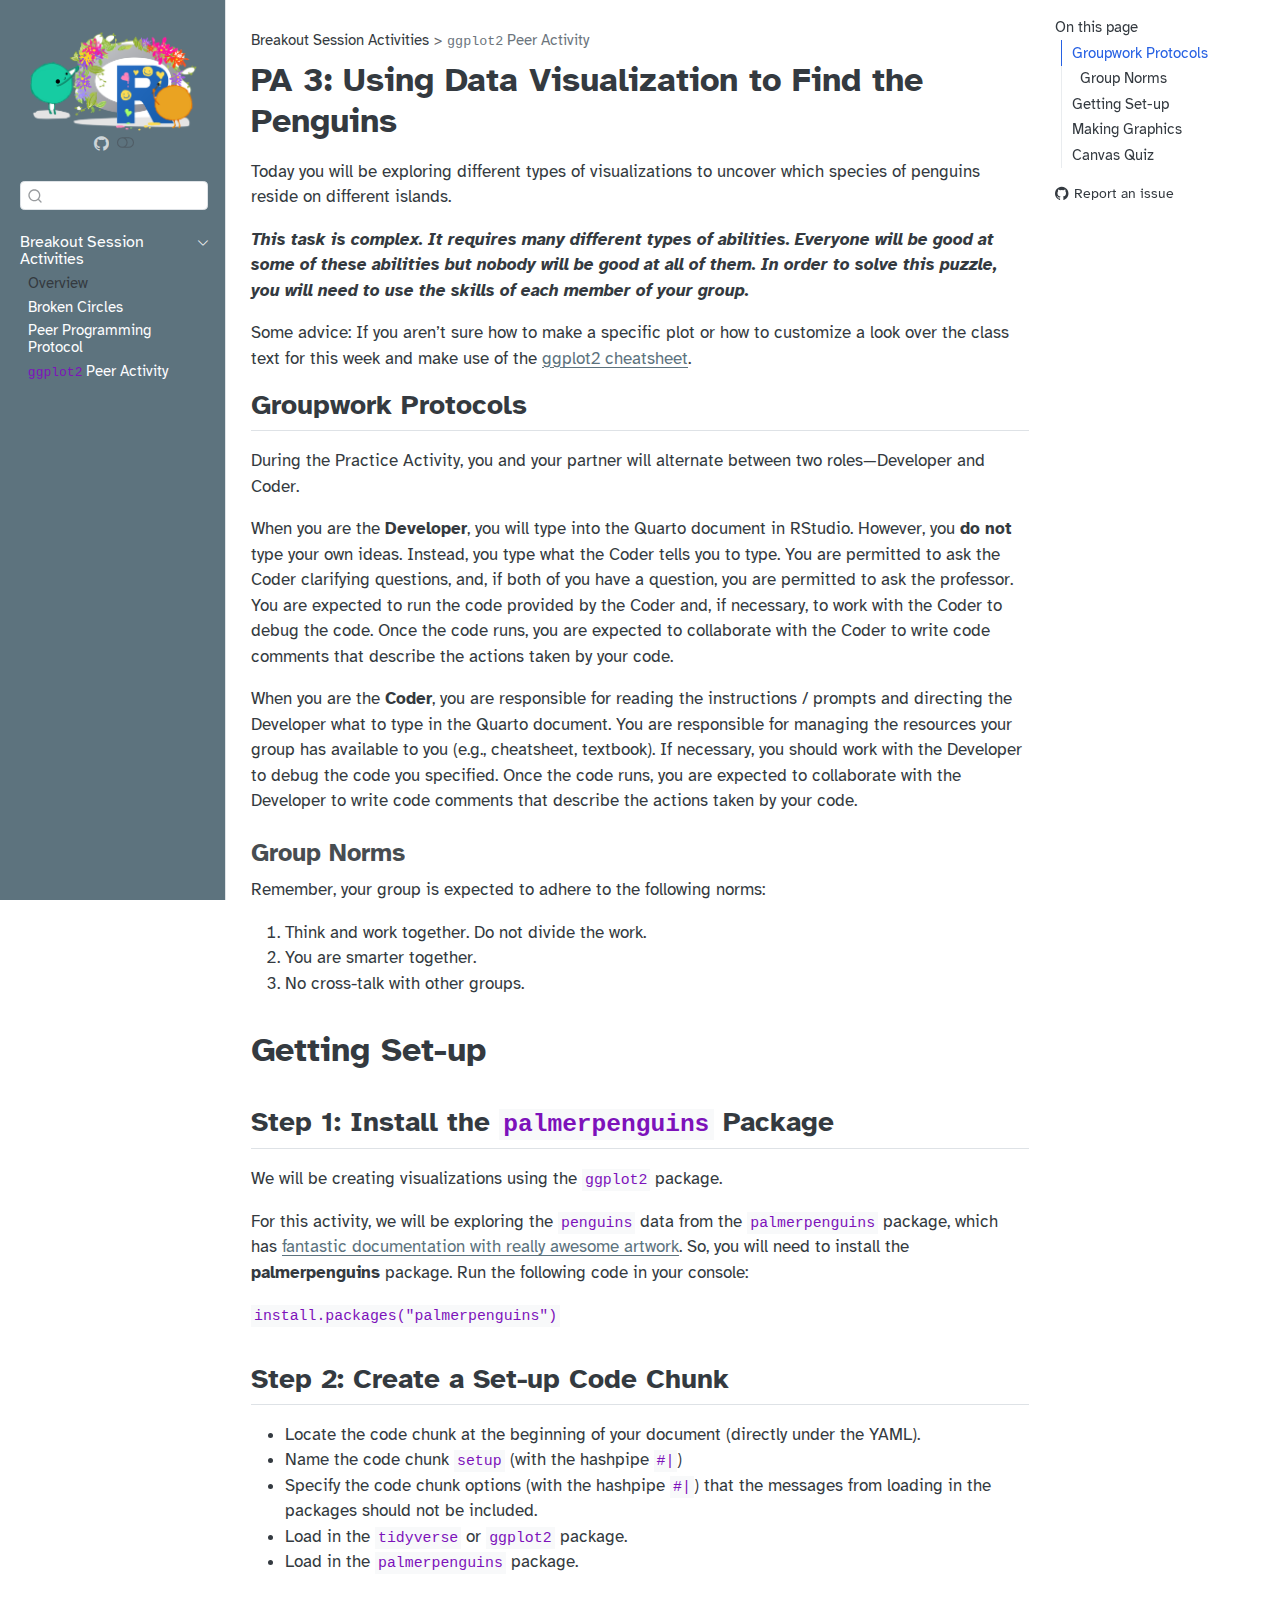
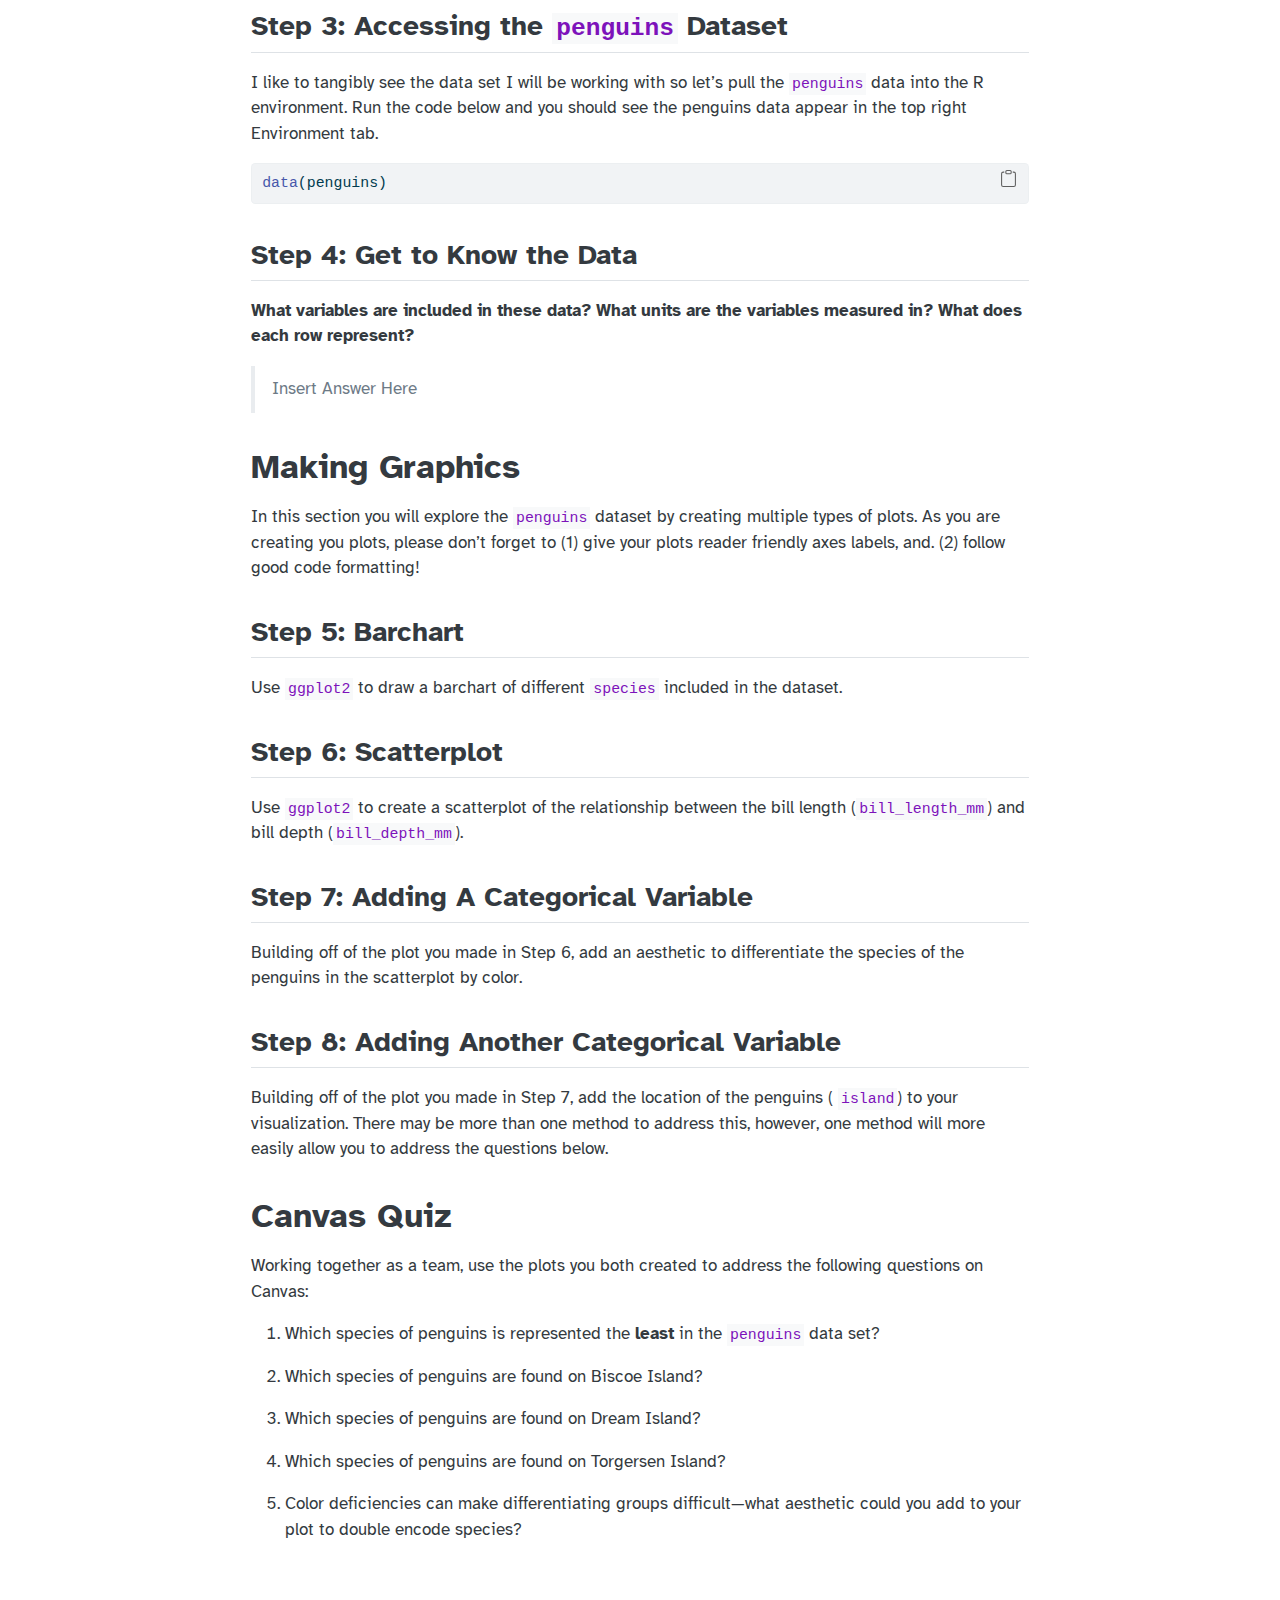
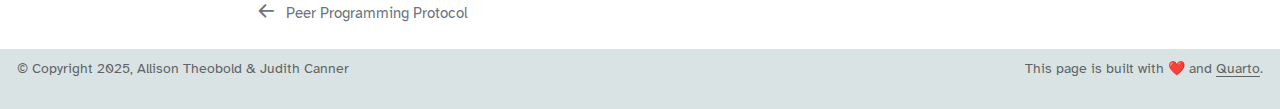
<file: docs/group-tasks/week-4/pa-3-ggplot.html>
<!DOCTYPE html>
<html xmlns="http://www.w3.org/1999/xhtml" lang="en" xml:lang="en"><head>

<meta charset="utf-8">
<meta name="generator" content="quarto-1.5.57">

<meta name="viewport" content="width=device-width, initial-scale=1.0, user-scalable=yes">


<title>PA 3: Using Data Visualization to Find the Penguins – Introduction to Statistical Computing in R</title>
<style>
code{white-space: pre-wrap;}
span.smallcaps{font-variant: small-caps;}
div.columns{display: flex; gap: min(4vw, 1.5em);}
div.column{flex: auto; overflow-x: auto;}
div.hanging-indent{margin-left: 1.5em; text-indent: -1.5em;}
ul.task-list{list-style: none;}
ul.task-list li input[type="checkbox"] {
  width: 0.8em;
  margin: 0 0.8em 0.2em -1em; /* quarto-specific, see https://github.com/quarto-dev/quarto-cli/issues/4556 */ 
  vertical-align: middle;
}
/* CSS for syntax highlighting */
pre > code.sourceCode { white-space: pre; position: relative; }
pre > code.sourceCode > span { line-height: 1.25; }
pre > code.sourceCode > span:empty { height: 1.2em; }
.sourceCode { overflow: visible; }
code.sourceCode > span { color: inherit; text-decoration: inherit; }
div.sourceCode { margin: 1em 0; }
pre.sourceCode { margin: 0; }
@media screen {
div.sourceCode { overflow: auto; }
}
@media print {
pre > code.sourceCode { white-space: pre-wrap; }
pre > code.sourceCode > span { display: inline-block; text-indent: -5em; padding-left: 5em; }
}
pre.numberSource code
  { counter-reset: source-line 0; }
pre.numberSource code > span
  { position: relative; left: -4em; counter-increment: source-line; }
pre.numberSource code > span > a:first-child::before
  { content: counter(source-line);
    position: relative; left: -1em; text-align: right; vertical-align: baseline;
    border: none; display: inline-block;
    -webkit-touch-callout: none; -webkit-user-select: none;
    -khtml-user-select: none; -moz-user-select: none;
    -ms-user-select: none; user-select: none;
    padding: 0 4px; width: 4em;
  }
pre.numberSource { margin-left: 3em;  padding-left: 4px; }
div.sourceCode
  {   }
@media screen {
pre > code.sourceCode > span > a:first-child::before { text-decoration: underline; }
}
</style>


<script src="../../site_libs/quarto-nav/quarto-nav.js"></script>
<script src="../../site_libs/clipboard/clipboard.min.js"></script>
<script src="../../site_libs/quarto-search/autocomplete.umd.js"></script>
<script src="../../site_libs/quarto-search/fuse.min.js"></script>
<script src="../../site_libs/quarto-search/quarto-search.js"></script>
<meta name="quarto:offset" content="../../">
<link href="../../group-tasks/pair-programming-norms.html" rel="prev">
<script src="../../site_libs/quarto-html/quarto.js"></script>
<script src="../../site_libs/quarto-html/popper.min.js"></script>
<script src="../../site_libs/quarto-html/tippy.umd.min.js"></script>
<script src="../../site_libs/quarto-html/anchor.min.js"></script>
<link href="../../site_libs/quarto-html/tippy.css" rel="stylesheet">
<link href="../../site_libs/quarto-html/quarto-syntax-highlighting.css" rel="stylesheet" class="quarto-color-scheme" id="quarto-text-highlighting-styles">
<link href="../../site_libs/quarto-html/quarto-syntax-highlighting-dark.css" rel="prefetch" class="quarto-color-scheme quarto-color-alternate" id="quarto-text-highlighting-styles">
<script src="../../site_libs/bootstrap/bootstrap.min.js"></script>
<link href="../../site_libs/bootstrap/bootstrap-icons.css" rel="stylesheet">
<link href="../../site_libs/bootstrap/bootstrap.min.css" rel="stylesheet" class="quarto-color-scheme" id="quarto-bootstrap" data-mode="light">
<link href="../../site_libs/bootstrap/bootstrap-dark.min.css" rel="prefetch" class="quarto-color-scheme quarto-color-alternate" id="quarto-bootstrap" data-mode="dark">
<script id="quarto-search-options" type="application/json">{
  "location": "sidebar",
  "copy-button": false,
  "collapse-after": 3,
  "panel-placement": "start",
  "type": "textbox",
  "limit": 50,
  "keyboard-shortcut": [
    "f",
    "/",
    "s"
  ],
  "show-item-context": false,
  "language": {
    "search-no-results-text": "No results",
    "search-matching-documents-text": "matching documents",
    "search-copy-link-title": "Copy link to search",
    "search-hide-matches-text": "Hide additional matches",
    "search-more-match-text": "more match in this document",
    "search-more-matches-text": "more matches in this document",
    "search-clear-button-title": "Clear",
    "search-text-placeholder": "",
    "search-detached-cancel-button-title": "Cancel",
    "search-submit-button-title": "Submit",
    "search-label": "Search"
  }
}</script>


</head>

<body class="nav-sidebar docked">

<div id="quarto-search-results"></div>
  <header id="quarto-header" class="headroom fixed-top">
  <nav class="quarto-secondary-nav">
    <div class="container-fluid d-flex">
      <button type="button" class="quarto-btn-toggle btn" data-bs-toggle="collapse" role="button" data-bs-target=".quarto-sidebar-collapse-item" aria-controls="quarto-sidebar" aria-expanded="false" aria-label="Toggle sidebar navigation" onclick="if (window.quartoToggleHeadroom) { window.quartoToggleHeadroom(); }">
        <i class="bi bi-layout-text-sidebar-reverse"></i>
      </button>
        <nav class="quarto-page-breadcrumbs" aria-label="breadcrumb"><ol class="breadcrumb"><li class="breadcrumb-item">Breakout Session Activities</li><li class="breadcrumb-item"><a href="../../group-tasks/week-4/pa-3-ggplot.html"><code>ggplot2</code> Peer Activity</a></li></ol></nav>
        <a class="flex-grow-1" role="navigation" data-bs-toggle="collapse" data-bs-target=".quarto-sidebar-collapse-item" aria-controls="quarto-sidebar" aria-expanded="false" aria-label="Toggle sidebar navigation" onclick="if (window.quartoToggleHeadroom) { window.quartoToggleHeadroom(); }">      
        </a>
      <button type="button" class="btn quarto-search-button" aria-label="Search" onclick="window.quartoOpenSearch();">
        <i class="bi bi-search"></i>
      </button>
    </div>
  </nav>
</header>
<!-- content -->
<div id="quarto-content" class="quarto-container page-columns page-rows-contents page-layout-article">
<!-- sidebar -->
  <nav id="quarto-sidebar" class="sidebar collapse collapse-horizontal quarto-sidebar-collapse-item sidebar-navigation docked overflow-auto">
    <div class="pt-lg-2 mt-2 text-center sidebar-header">
      <a href="../../index.html" class="sidebar-logo-link">
      <img src="../../images/r-flowers.png" alt="" class="sidebar-logo py-0 d-lg-inline d-none">
      </a>
      <div class="sidebar-tools-main">
    <a href="https://github.com/jcanner/uscots-breakout-pair-programming" title="GitHub Repo" class="quarto-navigation-tool px-1" aria-label="GitHub Repo"><i class="bi bi-github"></i></a>
  <a href="" class="quarto-color-scheme-toggle quarto-navigation-tool  px-1" onclick="window.quartoToggleColorScheme(); return false;" title="Toggle dark mode"><i class="bi"></i></a>
</div>
      </div>
        <div class="mt-2 flex-shrink-0 align-items-center">
        <div class="sidebar-search">
        <div id="quarto-search" class="" title="Search"></div>
        </div>
        </div>
    <div class="sidebar-menu-container"> 
    <ul class="list-unstyled mt-1">
        <li class="sidebar-item sidebar-item-section">
      <div class="sidebar-item-container"> 
            <a class="sidebar-item-text sidebar-link text-start" data-bs-toggle="collapse" data-bs-target="#quarto-sidebar-section-1" role="navigation" aria-expanded="true">
 <span class="menu-text">Breakout Session Activities</span></a>
          <a class="sidebar-item-toggle text-start" data-bs-toggle="collapse" data-bs-target="#quarto-sidebar-section-1" role="navigation" aria-expanded="true" aria-label="Toggle section">
            <i class="bi bi-chevron-right ms-2"></i>
          </a> 
      </div>
      <ul id="quarto-sidebar-section-1" class="collapse list-unstyled sidebar-section depth1 show">  
          <li class="sidebar-item">
 <span class="menu-text">Overview</span>
  </li>
          <li class="sidebar-item">
  <div class="sidebar-item-container"> 
  <a href="../../group-tasks/week-1/broken-circles.html" class="sidebar-item-text sidebar-link">
 <span class="menu-text">Broken Circles</span></a>
  </div>
</li>
          <li class="sidebar-item">
  <div class="sidebar-item-container"> 
  <a href="../../group-tasks/pair-programming-norms.html" class="sidebar-item-text sidebar-link">
 <span class="menu-text">Peer Programming Protocol</span></a>
  </div>
</li>
          <li class="sidebar-item">
  <div class="sidebar-item-container"> 
  <a href="../../group-tasks/week-4/pa-3-ggplot.html" class="sidebar-item-text sidebar-link active">
 <span class="menu-text"><code>ggplot2</code> Peer Activity</span></a>
  </div>
</li>
      </ul>
  </li>
    </ul>
    </div>
</nav>
<div id="quarto-sidebar-glass" class="quarto-sidebar-collapse-item" data-bs-toggle="collapse" data-bs-target=".quarto-sidebar-collapse-item"></div>
<!-- margin-sidebar -->
    <div id="quarto-margin-sidebar" class="sidebar margin-sidebar">
        <nav id="TOC" role="doc-toc" class="toc-active">
    <h2 id="toc-title">On this page</h2>
   
  <ul>
  <li><a href="#groupwork-protocols" id="toc-groupwork-protocols" class="nav-link active" data-scroll-target="#groupwork-protocols">Groupwork Protocols</a>
  <ul class="collapse">
  <li><a href="#group-norms" id="toc-group-norms" class="nav-link" data-scroll-target="#group-norms">Group Norms</a></li>
  </ul></li>
  <li><a href="#getting-set-up" id="toc-getting-set-up" class="nav-link" data-scroll-target="#getting-set-up">Getting Set-up</a>
  <ul class="collapse">
  <li><a href="#step-1-install-the-palmerpenguins-package" id="toc-step-1-install-the-palmerpenguins-package" class="nav-link" data-scroll-target="#step-1-install-the-palmerpenguins-package">Step 1: Install the <code>palmerpenguins</code> Package</a></li>
  <li><a href="#step-2-create-a-set-up-code-chunk" id="toc-step-2-create-a-set-up-code-chunk" class="nav-link" data-scroll-target="#step-2-create-a-set-up-code-chunk">Step 2: Create a Set-up Code Chunk</a></li>
  <li><a href="#step-3-accessing-the-penguins-dataset" id="toc-step-3-accessing-the-penguins-dataset" class="nav-link" data-scroll-target="#step-3-accessing-the-penguins-dataset">Step 3: Accessing the <code>penguins</code> Dataset</a></li>
  <li><a href="#step-4-get-to-know-the-data" id="toc-step-4-get-to-know-the-data" class="nav-link" data-scroll-target="#step-4-get-to-know-the-data">Step 4: Get to Know the Data</a></li>
  </ul></li>
  <li><a href="#making-graphics" id="toc-making-graphics" class="nav-link" data-scroll-target="#making-graphics">Making Graphics</a>
  <ul class="collapse">
  <li><a href="#step-5-barchart" id="toc-step-5-barchart" class="nav-link" data-scroll-target="#step-5-barchart">Step 5: Barchart</a></li>
  <li><a href="#step-6-scatterplot" id="toc-step-6-scatterplot" class="nav-link" data-scroll-target="#step-6-scatterplot">Step 6: Scatterplot</a></li>
  <li><a href="#step-7-adding-a-categorical-variable" id="toc-step-7-adding-a-categorical-variable" class="nav-link" data-scroll-target="#step-7-adding-a-categorical-variable">Step 7: Adding A Categorical Variable</a></li>
  <li><a href="#step-8-adding-another-categorical-variable" id="toc-step-8-adding-another-categorical-variable" class="nav-link" data-scroll-target="#step-8-adding-another-categorical-variable">Step 8: Adding Another Categorical Variable</a></li>
  </ul></li>
  <li><a href="#canvas-quiz" id="toc-canvas-quiz" class="nav-link" data-scroll-target="#canvas-quiz">Canvas Quiz</a></li>
  </ul>
<div class="toc-actions"><ul><li><a href="https://github.com/atheobold/groupworthy-data-science/issues/new" class="toc-action"><i class="bi bi-github"></i>Report an issue</a></li></ul></div></nav>
    </div>
<!-- main -->
<main class="content" id="quarto-document-content">

<header id="title-block-header" class="quarto-title-block default"><nav class="quarto-page-breadcrumbs quarto-title-breadcrumbs d-none d-lg-block" aria-label="breadcrumb"><ol class="breadcrumb"><li class="breadcrumb-item">Breakout Session Activities</li><li class="breadcrumb-item"><a href="../../group-tasks/week-4/pa-3-ggplot.html"><code>ggplot2</code> Peer Activity</a></li></ol></nav>
<div class="quarto-title">
<h1 class="title">PA 3: Using Data Visualization to Find the Penguins</h1>
</div>



<div class="quarto-title-meta">

    
  
    
  </div>
  


</header>


<p>Today you will be exploring different types of visualizations to uncover which species of penguins reside on different islands.</p>
<p><strong><em>This task is complex. It requires many different types of abilities. Everyone will be good at some of these abilities but nobody will be good at all of them. In order to solve this puzzle, you will need to use the skills of each member of your group.</em></strong></p>
<p>Some advice: If you aren’t sure how to make a specific plot or how to customize a look over the class text for this week and make use of the <a href="https://rstudio.github.io/cheatsheets/html/data-visualization.html?_gl=1*1u8zjpq*_ga*MTM4Nzk4ODMyOC4xNzA2NzU3MjEx*_ga_2C0WZ1JHG0*MTcxODkxNjU5Ny43LjAuMTcxODkxNjU5Ny4wLjAuMA">ggplot2 cheatsheet</a>.</p>
<section id="groupwork-protocols" class="level2">
<h2 class="anchored" data-anchor-id="groupwork-protocols">Groupwork Protocols</h2>
<p>During the Practice Activity, you and your partner will alternate between two roles—Developer and Coder.</p>
<p>When you are the <strong>Developer</strong>, you will type into the Quarto document in RStudio. However, you <strong>do not</strong> type your own ideas. Instead, you type what the Coder tells you to type. You are permitted to ask the Coder clarifying questions, and, if both of you have a question, you are permitted to ask the professor. You are expected to run the code provided by the Coder and, if necessary, to work with the Coder to debug the code. Once the code runs, you are expected to collaborate with the Coder to write code comments that describe the actions taken by your code.</p>
<p>When you are the <strong>Coder</strong>, you are responsible for reading the instructions / prompts and directing the Developer what to type in the Quarto document. You are responsible for managing the resources your group has available to you (e.g., cheatsheet, textbook). If necessary, you should work with the Developer to debug the code you specified. Once the code runs, you are expected to collaborate with the Developer to write code comments that describe the actions taken by your code.</p>
<section id="group-norms" class="level3">
<h3 class="anchored" data-anchor-id="group-norms">Group Norms</h3>
<p>Remember, your group is expected to adhere to the following norms:</p>
<ol type="1">
<li>Think and work together. Do not divide the work.</li>
<li>You are smarter together.</li>
<li>No cross-talk with other groups.</li>
</ol>
</section>
</section>
<section id="getting-set-up" class="level1">
<h1>Getting Set-up</h1>
<!-- The partner whose family name starts first alphabetically starts as the  -->
<!-- Developer (typing and listening to instructions from the Coder! -->
<section id="step-1-install-the-palmerpenguins-package" class="level2">
<h2 class="anchored" data-anchor-id="step-1-install-the-palmerpenguins-package">Step 1: Install the <code>palmerpenguins</code> Package</h2>
<p>We will be creating visualizations using the <code>ggplot2</code> package.</p>
<p>For this activity, we will be exploring the <code>penguins</code> data from the <code>palmerpenguins</code> package, which has <a href="https://allisonhorst.github.io/palmerpenguins/">fantastic documentation with really awesome artwork</a>. So, you will need to install the <strong>palmerpenguins</strong> package. Run the following code in your console:</p>
<p><code>install.packages("palmerpenguins")</code></p>
</section>
<section id="step-2-create-a-set-up-code-chunk" class="level2">
<h2 class="anchored" data-anchor-id="step-2-create-a-set-up-code-chunk">Step 2: Create a Set-up Code Chunk</h2>
<ul>
<li>Locate the code chunk at the beginning of your document (directly under the YAML).</li>
<li>Name the code chunk <code>setup</code> (with the hashpipe <code>#|</code>)</li>
<li>Specify the code chunk options (with the hashpipe <code>#|</code>) that the messages from loading in the packages should not be included.</li>
<li>Load in the <code>tidyverse</code> or <code>ggplot2</code> package.</li>
<li>Load in the <code>palmerpenguins</code> package.</li>
</ul>
</section>
<section id="step-3-accessing-the-penguins-dataset" class="level2">
<h2 class="anchored" data-anchor-id="step-3-accessing-the-penguins-dataset">Step 3: Accessing the <code>penguins</code> Dataset</h2>
<p>I like to tangibly see the data set I will be working with so let’s pull the <code>penguins</code> data into the R environment. Run the code below and you should see the penguins data appear in the top right Environment tab.</p>
<div class="cell">
<div class="sourceCode cell-code" id="cb1"><pre class="sourceCode r code-with-copy"><code class="sourceCode r"><span id="cb1-1"><a href="#cb1-1" aria-hidden="true" tabindex="-1"></a><span class="fu">data</span>(penguins)</span></code><button title="Copy to Clipboard" class="code-copy-button"><i class="bi"></i></button></pre></div>
</div>
<!-- Change roles (Developer becomes Coder)! -->
</section>
<section id="step-4-get-to-know-the-data" class="level2">
<h2 class="anchored" data-anchor-id="step-4-get-to-know-the-data">Step 4: Get to Know the Data</h2>
<p><strong>What variables are included in these data? What units are the variables measured in? What does each row represent?</strong></p>
<blockquote class="blockquote">
<p>Insert Answer Here</p>
</blockquote>
</section>
</section>
<section id="making-graphics" class="level1">
<h1>Making Graphics</h1>
<p>In this section you will explore the <code>penguins</code> dataset by creating multiple types of plots. As you are creating you plots, please don’t forget to (1) give your plots reader friendly axes labels, and. (2) follow good code formatting!</p>
<section id="step-5-barchart" class="level2">
<h2 class="anchored" data-anchor-id="step-5-barchart">Step 5: Barchart</h2>
<p>Use <code>ggplot2</code> to draw a barchart of different <code>species</code> included in the dataset.</p>
</section>
<section id="step-6-scatterplot" class="level2">
<h2 class="anchored" data-anchor-id="step-6-scatterplot">Step 6: Scatterplot</h2>
<p>Use <code>ggplot2</code> to create a scatterplot of the relationship between the bill length (<code>bill_length_mm</code>) and bill depth (<code>bill_depth_mm</code>).</p>
</section>
<section id="step-7-adding-a-categorical-variable" class="level2">
<h2 class="anchored" data-anchor-id="step-7-adding-a-categorical-variable">Step 7: Adding A Categorical Variable</h2>
<!-- Change roles (Developer becomes Coder)! -->
<p>Building off of the plot you made in Step 6, add an aesthetic to differentiate the species of the penguins in the scatterplot by color.</p>
</section>
<section id="step-8-adding-another-categorical-variable" class="level2">
<h2 class="anchored" data-anchor-id="step-8-adding-another-categorical-variable">Step 8: Adding Another Categorical Variable</h2>
<p>Building off of the plot you made in Step 7, add the location of the penguins ( <code>island</code>) to your visualization. There may be more than one method to address this, however, one method will more easily allow you to address the questions below.</p>
</section>
</section>
<section id="canvas-quiz" class="level1">
<h1>Canvas Quiz</h1>
<p>Working together as a team, use the plots you both created to address the following questions on Canvas:</p>
<ol type="1">
<li><p>Which species of penguins is represented the <strong>least</strong> in the <code>penguins</code> data set?</p></li>
<li><p>Which species of penguins are found on Biscoe Island?</p></li>
<li><p>Which species of penguins are found on Dream Island?</p></li>
<li><p>Which species of penguins are found on Torgersen Island?</p></li>
<li><p>Color deficiencies can make differentiating groups difficult—what aesthetic could you add to your plot to double encode species?</p></li>
</ol>


</section>

</main> <!-- /main -->
<script id="quarto-html-after-body" type="application/javascript">
window.document.addEventListener("DOMContentLoaded", function (event) {
  const toggleBodyColorMode = (bsSheetEl) => {
    const mode = bsSheetEl.getAttribute("data-mode");
    const bodyEl = window.document.querySelector("body");
    if (mode === "dark") {
      bodyEl.classList.add("quarto-dark");
      bodyEl.classList.remove("quarto-light");
    } else {
      bodyEl.classList.add("quarto-light");
      bodyEl.classList.remove("quarto-dark");
    }
  }
  const toggleBodyColorPrimary = () => {
    const bsSheetEl = window.document.querySelector("link#quarto-bootstrap");
    if (bsSheetEl) {
      toggleBodyColorMode(bsSheetEl);
    }
  }
  toggleBodyColorPrimary();  
  const disableStylesheet = (stylesheets) => {
    for (let i=0; i < stylesheets.length; i++) {
      const stylesheet = stylesheets[i];
      stylesheet.rel = 'prefetch';
    }
  }
  const enableStylesheet = (stylesheets) => {
    for (let i=0; i < stylesheets.length; i++) {
      const stylesheet = stylesheets[i];
      stylesheet.rel = 'stylesheet';
    }
  }
  const manageTransitions = (selector, allowTransitions) => {
    const els = window.document.querySelectorAll(selector);
    for (let i=0; i < els.length; i++) {
      const el = els[i];
      if (allowTransitions) {
        el.classList.remove('notransition');
      } else {
        el.classList.add('notransition');
      }
    }
  }
  const toggleGiscusIfUsed = (isAlternate, darkModeDefault) => {
    const baseTheme = document.querySelector('#giscus-base-theme')?.value ?? 'light';
    const alternateTheme = document.querySelector('#giscus-alt-theme')?.value ?? 'dark';
    let newTheme = '';
    if(darkModeDefault) {
      newTheme = isAlternate ? baseTheme : alternateTheme;
    } else {
      newTheme = isAlternate ? alternateTheme : baseTheme;
    }
    const changeGiscusTheme = () => {
      // From: https://github.com/giscus/giscus/issues/336
      const sendMessage = (message) => {
        const iframe = document.querySelector('iframe.giscus-frame');
        if (!iframe) return;
        iframe.contentWindow.postMessage({ giscus: message }, 'https://giscus.app');
      }
      sendMessage({
        setConfig: {
          theme: newTheme
        }
      });
    }
    const isGiscussLoaded = window.document.querySelector('iframe.giscus-frame') !== null;
    if (isGiscussLoaded) {
      changeGiscusTheme();
    }
  }
  const toggleColorMode = (alternate) => {
    // Switch the stylesheets
    const alternateStylesheets = window.document.querySelectorAll('link.quarto-color-scheme.quarto-color-alternate');
    manageTransitions('#quarto-margin-sidebar .nav-link', false);
    if (alternate) {
      enableStylesheet(alternateStylesheets);
      for (const sheetNode of alternateStylesheets) {
        if (sheetNode.id === "quarto-bootstrap") {
          toggleBodyColorMode(sheetNode);
        }
      }
    } else {
      disableStylesheet(alternateStylesheets);
      toggleBodyColorPrimary();
    }
    manageTransitions('#quarto-margin-sidebar .nav-link', true);
    // Switch the toggles
    const toggles = window.document.querySelectorAll('.quarto-color-scheme-toggle');
    for (let i=0; i < toggles.length; i++) {
      const toggle = toggles[i];
      if (toggle) {
        if (alternate) {
          toggle.classList.add("alternate");     
        } else {
          toggle.classList.remove("alternate");
        }
      }
    }
    // Hack to workaround the fact that safari doesn't
    // properly recolor the scrollbar when toggling (#1455)
    if (navigator.userAgent.indexOf('Safari') > 0 && navigator.userAgent.indexOf('Chrome') == -1) {
      manageTransitions("body", false);
      window.scrollTo(0, 1);
      setTimeout(() => {
        window.scrollTo(0, 0);
        manageTransitions("body", true);
      }, 40);  
    }
  }
  const isFileUrl = () => { 
    return window.location.protocol === 'file:';
  }
  const hasAlternateSentinel = () => {  
    let styleSentinel = getColorSchemeSentinel();
    if (styleSentinel !== null) {
      return styleSentinel === "alternate";
    } else {
      return false;
    }
  }
  const setStyleSentinel = (alternate) => {
    const value = alternate ? "alternate" : "default";
    if (!isFileUrl()) {
      window.localStorage.setItem("quarto-color-scheme", value);
    } else {
      localAlternateSentinel = value;
    }
  }
  const getColorSchemeSentinel = () => {
    if (!isFileUrl()) {
      const storageValue = window.localStorage.getItem("quarto-color-scheme");
      return storageValue != null ? storageValue : localAlternateSentinel;
    } else {
      return localAlternateSentinel;
    }
  }
  const darkModeDefault = false;
  let localAlternateSentinel = darkModeDefault ? 'alternate' : 'default';
  // Dark / light mode switch
  window.quartoToggleColorScheme = () => {
    // Read the current dark / light value 
    let toAlternate = !hasAlternateSentinel();
    toggleColorMode(toAlternate);
    setStyleSentinel(toAlternate);
    toggleGiscusIfUsed(toAlternate, darkModeDefault);
  };
  // Ensure there is a toggle, if there isn't float one in the top right
  if (window.document.querySelector('.quarto-color-scheme-toggle') === null) {
    const a = window.document.createElement('a');
    a.classList.add('top-right');
    a.classList.add('quarto-color-scheme-toggle');
    a.href = "";
    a.onclick = function() { try { window.quartoToggleColorScheme(); } catch {} return false; };
    const i = window.document.createElement("i");
    i.classList.add('bi');
    a.appendChild(i);
    window.document.body.appendChild(a);
  }
  // Switch to dark mode if need be
  if (hasAlternateSentinel()) {
    toggleColorMode(true);
  } else {
    toggleColorMode(false);
  }
  const icon = "";
  const anchorJS = new window.AnchorJS();
  anchorJS.options = {
    placement: 'right',
    icon: icon
  };
  anchorJS.add('.anchored');
  const isCodeAnnotation = (el) => {
    for (const clz of el.classList) {
      if (clz.startsWith('code-annotation-')) {                     
        return true;
      }
    }
    return false;
  }
  const onCopySuccess = function(e) {
    // button target
    const button = e.trigger;
    // don't keep focus
    button.blur();
    // flash "checked"
    button.classList.add('code-copy-button-checked');
    var currentTitle = button.getAttribute("title");
    button.setAttribute("title", "Copied!");
    let tooltip;
    if (window.bootstrap) {
      button.setAttribute("data-bs-toggle", "tooltip");
      button.setAttribute("data-bs-placement", "left");
      button.setAttribute("data-bs-title", "Copied!");
      tooltip = new bootstrap.Tooltip(button, 
        { trigger: "manual", 
          customClass: "code-copy-button-tooltip",
          offset: [0, -8]});
      tooltip.show();    
    }
    setTimeout(function() {
      if (tooltip) {
        tooltip.hide();
        button.removeAttribute("data-bs-title");
        button.removeAttribute("data-bs-toggle");
        button.removeAttribute("data-bs-placement");
      }
      button.setAttribute("title", currentTitle);
      button.classList.remove('code-copy-button-checked');
    }, 1000);
    // clear code selection
    e.clearSelection();
  }
  const getTextToCopy = function(trigger) {
      const codeEl = trigger.previousElementSibling.cloneNode(true);
      for (const childEl of codeEl.children) {
        if (isCodeAnnotation(childEl)) {
          childEl.remove();
        }
      }
      return codeEl.innerText;
  }
  const clipboard = new window.ClipboardJS('.code-copy-button:not([data-in-quarto-modal])', {
    text: getTextToCopy
  });
  clipboard.on('success', onCopySuccess);
  if (window.document.getElementById('quarto-embedded-source-code-modal')) {
    // For code content inside modals, clipBoardJS needs to be initialized with a container option
    // TODO: Check when it could be a function (https://github.com/zenorocha/clipboard.js/issues/860)
    const clipboardModal = new window.ClipboardJS('.code-copy-button[data-in-quarto-modal]', {
      text: getTextToCopy,
      container: window.document.getElementById('quarto-embedded-source-code-modal')
    });
    clipboardModal.on('success', onCopySuccess);
  }
    var localhostRegex = new RegExp(/^(?:http|https):\/\/localhost\:?[0-9]*\//);
    var mailtoRegex = new RegExp(/^mailto:/);
      var filterRegex = new RegExp("https:\/\/github\.com\/atheobold\/groupworthy-data-science");
    var isInternal = (href) => {
        return filterRegex.test(href) || localhostRegex.test(href) || mailtoRegex.test(href);
    }
    // Inspect non-navigation links and adorn them if external
 	var links = window.document.querySelectorAll('a[href]:not(.nav-link):not(.navbar-brand):not(.toc-action):not(.sidebar-link):not(.sidebar-item-toggle):not(.pagination-link):not(.no-external):not([aria-hidden]):not(.dropdown-item):not(.quarto-navigation-tool):not(.about-link)');
    for (var i=0; i<links.length; i++) {
      const link = links[i];
      if (!isInternal(link.href)) {
        // undo the damage that might have been done by quarto-nav.js in the case of
        // links that we want to consider external
        if (link.dataset.originalHref !== undefined) {
          link.href = link.dataset.originalHref;
        }
      }
    }
  function tippyHover(el, contentFn, onTriggerFn, onUntriggerFn) {
    const config = {
      allowHTML: true,
      maxWidth: 500,
      delay: 100,
      arrow: false,
      appendTo: function(el) {
          return el.parentElement;
      },
      interactive: true,
      interactiveBorder: 10,
      theme: 'quarto',
      placement: 'bottom-start',
    };
    if (contentFn) {
      config.content = contentFn;
    }
    if (onTriggerFn) {
      config.onTrigger = onTriggerFn;
    }
    if (onUntriggerFn) {
      config.onUntrigger = onUntriggerFn;
    }
    window.tippy(el, config); 
  }
  const noterefs = window.document.querySelectorAll('a[role="doc-noteref"]');
  for (var i=0; i<noterefs.length; i++) {
    const ref = noterefs[i];
    tippyHover(ref, function() {
      // use id or data attribute instead here
      let href = ref.getAttribute('data-footnote-href') || ref.getAttribute('href');
      try { href = new URL(href).hash; } catch {}
      const id = href.replace(/^#\/?/, "");
      const note = window.document.getElementById(id);
      if (note) {
        return note.innerHTML;
      } else {
        return "";
      }
    });
  }
  const xrefs = window.document.querySelectorAll('a.quarto-xref');
  const processXRef = (id, note) => {
    // Strip column container classes
    const stripColumnClz = (el) => {
      el.classList.remove("page-full", "page-columns");
      if (el.children) {
        for (const child of el.children) {
          stripColumnClz(child);
        }
      }
    }
    stripColumnClz(note)
    if (id === null || id.startsWith('sec-')) {
      // Special case sections, only their first couple elements
      const container = document.createElement("div");
      if (note.children && note.children.length > 2) {
        container.appendChild(note.children[0].cloneNode(true));
        for (let i = 1; i < note.children.length; i++) {
          const child = note.children[i];
          if (child.tagName === "P" && child.innerText === "") {
            continue;
          } else {
            container.appendChild(child.cloneNode(true));
            break;
          }
        }
        if (window.Quarto?.typesetMath) {
          window.Quarto.typesetMath(container);
        }
        return container.innerHTML
      } else {
        if (window.Quarto?.typesetMath) {
          window.Quarto.typesetMath(note);
        }
        return note.innerHTML;
      }
    } else {
      // Remove any anchor links if they are present
      const anchorLink = note.querySelector('a.anchorjs-link');
      if (anchorLink) {
        anchorLink.remove();
      }
      if (window.Quarto?.typesetMath) {
        window.Quarto.typesetMath(note);
      }
      // TODO in 1.5, we should make sure this works without a callout special case
      if (note.classList.contains("callout")) {
        return note.outerHTML;
      } else {
        return note.innerHTML;
      }
    }
  }
  for (var i=0; i<xrefs.length; i++) {
    const xref = xrefs[i];
    tippyHover(xref, undefined, function(instance) {
      instance.disable();
      let url = xref.getAttribute('href');
      let hash = undefined; 
      if (url.startsWith('#')) {
        hash = url;
      } else {
        try { hash = new URL(url).hash; } catch {}
      }
      if (hash) {
        const id = hash.replace(/^#\/?/, "");
        const note = window.document.getElementById(id);
        if (note !== null) {
          try {
            const html = processXRef(id, note.cloneNode(true));
            instance.setContent(html);
          } finally {
            instance.enable();
            instance.show();
          }
        } else {
          // See if we can fetch this
          fetch(url.split('#')[0])
          .then(res => res.text())
          .then(html => {
            const parser = new DOMParser();
            const htmlDoc = parser.parseFromString(html, "text/html");
            const note = htmlDoc.getElementById(id);
            if (note !== null) {
              const html = processXRef(id, note);
              instance.setContent(html);
            } 
          }).finally(() => {
            instance.enable();
            instance.show();
          });
        }
      } else {
        // See if we can fetch a full url (with no hash to target)
        // This is a special case and we should probably do some content thinning / targeting
        fetch(url)
        .then(res => res.text())
        .then(html => {
          const parser = new DOMParser();
          const htmlDoc = parser.parseFromString(html, "text/html");
          const note = htmlDoc.querySelector('main.content');
          if (note !== null) {
            // This should only happen for chapter cross references
            // (since there is no id in the URL)
            // remove the first header
            if (note.children.length > 0 && note.children[0].tagName === "HEADER") {
              note.children[0].remove();
            }
            const html = processXRef(null, note);
            instance.setContent(html);
          } 
        }).finally(() => {
          instance.enable();
          instance.show();
        });
      }
    }, function(instance) {
    });
  }
      let selectedAnnoteEl;
      const selectorForAnnotation = ( cell, annotation) => {
        let cellAttr = 'data-code-cell="' + cell + '"';
        let lineAttr = 'data-code-annotation="' +  annotation + '"';
        const selector = 'span[' + cellAttr + '][' + lineAttr + ']';
        return selector;
      }
      const selectCodeLines = (annoteEl) => {
        const doc = window.document;
        const targetCell = annoteEl.getAttribute("data-target-cell");
        const targetAnnotation = annoteEl.getAttribute("data-target-annotation");
        const annoteSpan = window.document.querySelector(selectorForAnnotation(targetCell, targetAnnotation));
        const lines = annoteSpan.getAttribute("data-code-lines").split(",");
        const lineIds = lines.map((line) => {
          return targetCell + "-" + line;
        })
        let top = null;
        let height = null;
        let parent = null;
        if (lineIds.length > 0) {
            //compute the position of the single el (top and bottom and make a div)
            const el = window.document.getElementById(lineIds[0]);
            top = el.offsetTop;
            height = el.offsetHeight;
            parent = el.parentElement.parentElement;
          if (lineIds.length > 1) {
            const lastEl = window.document.getElementById(lineIds[lineIds.length - 1]);
            const bottom = lastEl.offsetTop + lastEl.offsetHeight;
            height = bottom - top;
          }
          if (top !== null && height !== null && parent !== null) {
            // cook up a div (if necessary) and position it 
            let div = window.document.getElementById("code-annotation-line-highlight");
            if (div === null) {
              div = window.document.createElement("div");
              div.setAttribute("id", "code-annotation-line-highlight");
              div.style.position = 'absolute';
              parent.appendChild(div);
            }
            div.style.top = top - 2 + "px";
            div.style.height = height + 4 + "px";
            div.style.left = 0;
            let gutterDiv = window.document.getElementById("code-annotation-line-highlight-gutter");
            if (gutterDiv === null) {
              gutterDiv = window.document.createElement("div");
              gutterDiv.setAttribute("id", "code-annotation-line-highlight-gutter");
              gutterDiv.style.position = 'absolute';
              const codeCell = window.document.getElementById(targetCell);
              const gutter = codeCell.querySelector('.code-annotation-gutter');
              gutter.appendChild(gutterDiv);
            }
            gutterDiv.style.top = top - 2 + "px";
            gutterDiv.style.height = height + 4 + "px";
          }
          selectedAnnoteEl = annoteEl;
        }
      };
      const unselectCodeLines = () => {
        const elementsIds = ["code-annotation-line-highlight", "code-annotation-line-highlight-gutter"];
        elementsIds.forEach((elId) => {
          const div = window.document.getElementById(elId);
          if (div) {
            div.remove();
          }
        });
        selectedAnnoteEl = undefined;
      };
        // Handle positioning of the toggle
    window.addEventListener(
      "resize",
      throttle(() => {
        elRect = undefined;
        if (selectedAnnoteEl) {
          selectCodeLines(selectedAnnoteEl);
        }
      }, 10)
    );
    function throttle(fn, ms) {
    let throttle = false;
    let timer;
      return (...args) => {
        if(!throttle) { // first call gets through
            fn.apply(this, args);
            throttle = true;
        } else { // all the others get throttled
            if(timer) clearTimeout(timer); // cancel #2
            timer = setTimeout(() => {
              fn.apply(this, args);
              timer = throttle = false;
            }, ms);
        }
      };
    }
      // Attach click handler to the DT
      const annoteDls = window.document.querySelectorAll('dt[data-target-cell]');
      for (const annoteDlNode of annoteDls) {
        annoteDlNode.addEventListener('click', (event) => {
          const clickedEl = event.target;
          if (clickedEl !== selectedAnnoteEl) {
            unselectCodeLines();
            const activeEl = window.document.querySelector('dt[data-target-cell].code-annotation-active');
            if (activeEl) {
              activeEl.classList.remove('code-annotation-active');
            }
            selectCodeLines(clickedEl);
            clickedEl.classList.add('code-annotation-active');
          } else {
            // Unselect the line
            unselectCodeLines();
            clickedEl.classList.remove('code-annotation-active');
          }
        });
      }
  const findCites = (el) => {
    const parentEl = el.parentElement;
    if (parentEl) {
      const cites = parentEl.dataset.cites;
      if (cites) {
        return {
          el,
          cites: cites.split(' ')
        };
      } else {
        return findCites(el.parentElement)
      }
    } else {
      return undefined;
    }
  };
  var bibliorefs = window.document.querySelectorAll('a[role="doc-biblioref"]');
  for (var i=0; i<bibliorefs.length; i++) {
    const ref = bibliorefs[i];
    const citeInfo = findCites(ref);
    if (citeInfo) {
      tippyHover(citeInfo.el, function() {
        var popup = window.document.createElement('div');
        citeInfo.cites.forEach(function(cite) {
          var citeDiv = window.document.createElement('div');
          citeDiv.classList.add('hanging-indent');
          citeDiv.classList.add('csl-entry');
          var biblioDiv = window.document.getElementById('ref-' + cite);
          if (biblioDiv) {
            citeDiv.innerHTML = biblioDiv.innerHTML;
          }
          popup.appendChild(citeDiv);
        });
        return popup.innerHTML;
      });
    }
  }
});
</script>
<nav class="page-navigation">
  <div class="nav-page nav-page-previous">
      <a href="../../group-tasks/pair-programming-norms.html" class="pagination-link" aria-label="Peer Programming Protocol">
        <i class="bi bi-arrow-left-short"></i> <span class="nav-page-text">Peer Programming Protocol</span>
      </a>          
  </div>
  <div class="nav-page nav-page-next">
  </div>
</nav>
</div> <!-- /content -->
<footer class="footer">
  <div class="nav-footer">
    <div class="nav-footer-left">
<p>© Copyright 2025, Allison Theobold &amp; Judith Canner</p>
</div>   
    <div class="nav-footer-center">
      &nbsp;
    <div class="toc-actions d-sm-block d-md-none"><ul><li><a href="https://github.com/atheobold/groupworthy-data-science/issues/new" class="toc-action"><i class="bi bi-github"></i>Report an issue</a></li></ul></div></div>
    <div class="nav-footer-right">
<p>This page is built with ❤️ and <a href="https://quarto.org/">Quarto</a>.</p>
</div>
  </div>
</footer>




</body></html>
</file>
<file: docs/site_libs/quarto-html/tippy.css>
.tippy-box[data-animation=fade][data-state=hidden]{opacity:0}[data-tippy-root]{max-width:calc(100vw - 10px)}.tippy-box{position:relative;background-color:#333;color:#fff;border-radius:4px;font-size:14px;line-height:1.4;white-space:normal;outline:0;transition-property:transform,visibility,opacity}.tippy-box[data-placement^=top]>.tippy-arrow{bottom:0}.tippy-box[data-placement^=top]>.tippy-arrow:before{bottom:-7px;left:0;border-width:8px 8px 0;border-top-color:initial;transform-origin:center top}.tippy-box[data-placement^=bottom]>.tippy-arrow{top:0}.tippy-box[data-placement^=bottom]>.tippy-arrow:before{top:-7px;left:0;border-width:0 8px 8px;border-bottom-color:initial;transform-origin:center bottom}.tippy-box[data-placement^=left]>.tippy-arrow{right:0}.tippy-box[data-placement^=left]>.tippy-arrow:before{border-width:8px 0 8px 8px;border-left-color:initial;right:-7px;transform-origin:center left}.tippy-box[data-placement^=right]>.tippy-arrow{left:0}.tippy-box[data-placement^=right]>.tippy-arrow:before{left:-7px;border-width:8px 8px 8px 0;border-right-color:initial;transform-origin:center right}.tippy-box[data-inertia][data-state=visible]{transition-timing-function:cubic-bezier(.54,1.5,.38,1.11)}.tippy-arrow{width:16px;height:16px;color:#333}.tippy-arrow:before{content:"";position:absolute;border-color:transparent;border-style:solid}.tippy-content{position:relative;padding:5px 9px;z-index:1}
</file>
<file: docs/site_libs/quarto-html/quarto-syntax-highlighting.css>
/* quarto syntax highlight colors */
:root {
  --quarto-hl-ot-color: #003B4F;
  --quarto-hl-at-color: #657422;
  --quarto-hl-ss-color: #20794D;
  --quarto-hl-an-color: #5E5E5E;
  --quarto-hl-fu-color: #4758AB;
  --quarto-hl-st-color: #20794D;
  --quarto-hl-cf-color: #003B4F;
  --quarto-hl-op-color: #5E5E5E;
  --quarto-hl-er-color: #AD0000;
  --quarto-hl-bn-color: #AD0000;
  --quarto-hl-al-color: #AD0000;
  --quarto-hl-va-color: #111111;
  --quarto-hl-bu-color: inherit;
  --quarto-hl-ex-color: inherit;
  --quarto-hl-pp-color: #AD0000;
  --quarto-hl-in-color: #5E5E5E;
  --quarto-hl-vs-color: #20794D;
  --quarto-hl-wa-color: #5E5E5E;
  --quarto-hl-do-color: #5E5E5E;
  --quarto-hl-im-color: #00769E;
  --quarto-hl-ch-color: #20794D;
  --quarto-hl-dt-color: #AD0000;
  --quarto-hl-fl-color: #AD0000;
  --quarto-hl-co-color: #5E5E5E;
  --quarto-hl-cv-color: #5E5E5E;
  --quarto-hl-cn-color: #8f5902;
  --quarto-hl-sc-color: #5E5E5E;
  --quarto-hl-dv-color: #AD0000;
  --quarto-hl-kw-color: #003B4F;
}

/* other quarto variables */
:root {
  --quarto-font-monospace: SFMono-Regular, Menlo, Monaco, Consolas, "Liberation Mono", "Courier New", monospace;
}

pre > code.sourceCode > span {
  color: #003B4F;
}

code span {
  color: #003B4F;
}

code.sourceCode > span {
  color: #003B4F;
}

div.sourceCode,
div.sourceCode pre.sourceCode {
  color: #003B4F;
}

code span.ot {
  color: #003B4F;
  font-style: inherit;
}

code span.at {
  color: #657422;
  font-style: inherit;
}

code span.ss {
  color: #20794D;
  font-style: inherit;
}

code span.an {
  color: #5E5E5E;
  font-style: inherit;
}

code span.fu {
  color: #4758AB;
  font-style: inherit;
}

code span.st {
  color: #20794D;
  font-style: inherit;
}

code span.cf {
  color: #003B4F;
  font-weight: bold;
  font-style: inherit;
}

code span.op {
  color: #5E5E5E;
  font-style: inherit;
}

code span.er {
  color: #AD0000;
  font-style: inherit;
}

code span.bn {
  color: #AD0000;
  font-style: inherit;
}

code span.al {
  color: #AD0000;
  font-style: inherit;
}

code span.va {
  color: #111111;
  font-style: inherit;
}

code span.bu {
  font-style: inherit;
}

code span.ex {
  font-style: inherit;
}

code span.pp {
  color: #AD0000;
  font-style: inherit;
}

code span.in {
  color: #5E5E5E;
  font-style: inherit;
}

code span.vs {
  color: #20794D;
  font-style: inherit;
}

code span.wa {
  color: #5E5E5E;
  font-style: italic;
}

code span.do {
  color: #5E5E5E;
  font-style: italic;
}

code span.im {
  color: #00769E;
  font-style: inherit;
}

code span.ch {
  color: #20794D;
  font-style: inherit;
}

code span.dt {
  color: #AD0000;
  font-style: inherit;
}

code span.fl {
  color: #AD0000;
  font-style: inherit;
}

code span.co {
  color: #5E5E5E;
  font-style: inherit;
}

code span.cv {
  color: #5E5E5E;
  font-style: italic;
}

code span.cn {
  color: #8f5902;
  font-style: inherit;
}

code span.sc {
  color: #5E5E5E;
  font-style: inherit;
}

code span.dv {
  color: #AD0000;
  font-style: inherit;
}

code span.kw {
  color: #003B4F;
  font-weight: bold;
  font-style: inherit;
}

.prevent-inlining {
  content: "</";
}

/*# sourceMappingURL=debc5d5d77c3f9108843748ff7464032.css.map */
</file>
<file: docs/site_libs/quarto-html/quarto-syntax-highlighting-dark.css>
/* quarto syntax highlight colors */
:root {
  --quarto-hl-al-color: #f07178;
  --quarto-hl-an-color: #d4d0ab;
  --quarto-hl-at-color: #00e0e0;
  --quarto-hl-bn-color: #d4d0ab;
  --quarto-hl-bu-color: #abe338;
  --quarto-hl-ch-color: #abe338;
  --quarto-hl-co-color: #f8f8f2;
  --quarto-hl-cv-color: #ffd700;
  --quarto-hl-cn-color: #ffd700;
  --quarto-hl-cf-color: #ffa07a;
  --quarto-hl-dt-color: #ffa07a;
  --quarto-hl-dv-color: #d4d0ab;
  --quarto-hl-do-color: #f8f8f2;
  --quarto-hl-er-color: #f07178;
  --quarto-hl-ex-color: #00e0e0;
  --quarto-hl-fl-color: #d4d0ab;
  --quarto-hl-fu-color: #ffa07a;
  --quarto-hl-im-color: #abe338;
  --quarto-hl-in-color: #d4d0ab;
  --quarto-hl-kw-color: #ffa07a;
  --quarto-hl-op-color: #ffa07a;
  --quarto-hl-ot-color: #00e0e0;
  --quarto-hl-pp-color: #dcc6e0;
  --quarto-hl-re-color: #00e0e0;
  --quarto-hl-sc-color: #abe338;
  --quarto-hl-ss-color: #abe338;
  --quarto-hl-st-color: #abe338;
  --quarto-hl-va-color: #00e0e0;
  --quarto-hl-vs-color: #abe338;
  --quarto-hl-wa-color: #dcc6e0;
}

/* other quarto variables */
:root {
  --quarto-font-monospace: SFMono-Regular, Menlo, Monaco, Consolas, "Liberation Mono", "Courier New", monospace;
}

code span.al {
  background-color: #2a0f15;
  font-weight: bold;
  color: #f07178;
}

code span.an {
  color: #d4d0ab;
}

code span.at {
  color: #00e0e0;
}

code span.bn {
  color: #d4d0ab;
}

code span.bu {
  color: #abe338;
}

code span.ch {
  color: #abe338;
}

code span.co {
  font-style: italic;
  color: #f8f8f2;
}

code span.cv {
  color: #ffd700;
}

code span.cn {
  color: #ffd700;
}

code span.cf {
  font-weight: bold;
  color: #ffa07a;
}

code span.dt {
  color: #ffa07a;
}

code span.dv {
  color: #d4d0ab;
}

code span.do {
  color: #f8f8f2;
}

code span.er {
  color: #f07178;
  text-decoration: underline;
}

code span.ex {
  font-weight: bold;
  color: #00e0e0;
}

code span.fl {
  color: #d4d0ab;
}

code span.fu {
  color: #ffa07a;
}

code span.im {
  color: #abe338;
}

code span.in {
  color: #d4d0ab;
}

code span.kw {
  font-weight: bold;
  color: #ffa07a;
}

pre > code.sourceCode > span {
  color: #f8f8f2;
}

code span {
  color: #f8f8f2;
}

code.sourceCode > span {
  color: #f8f8f2;
}

div.sourceCode,
div.sourceCode pre.sourceCode {
  color: #f8f8f2;
}

code span.op {
  color: #ffa07a;
}

code span.ot {
  color: #00e0e0;
}

code span.pp {
  color: #dcc6e0;
}

code span.re {
  background-color: #f8f8f2;
  color: #00e0e0;
}

code span.sc {
  color: #abe338;
}

code span.ss {
  color: #abe338;
}

code span.st {
  color: #abe338;
}

code span.va {
  color: #00e0e0;
}

code span.vs {
  color: #abe338;
}

code span.wa {
  color: #dcc6e0;
}

.prevent-inlining {
  content: "</";
}

/*# sourceMappingURL=935a306eefa94366c21e1a970dddb765.css.map */
</file>
